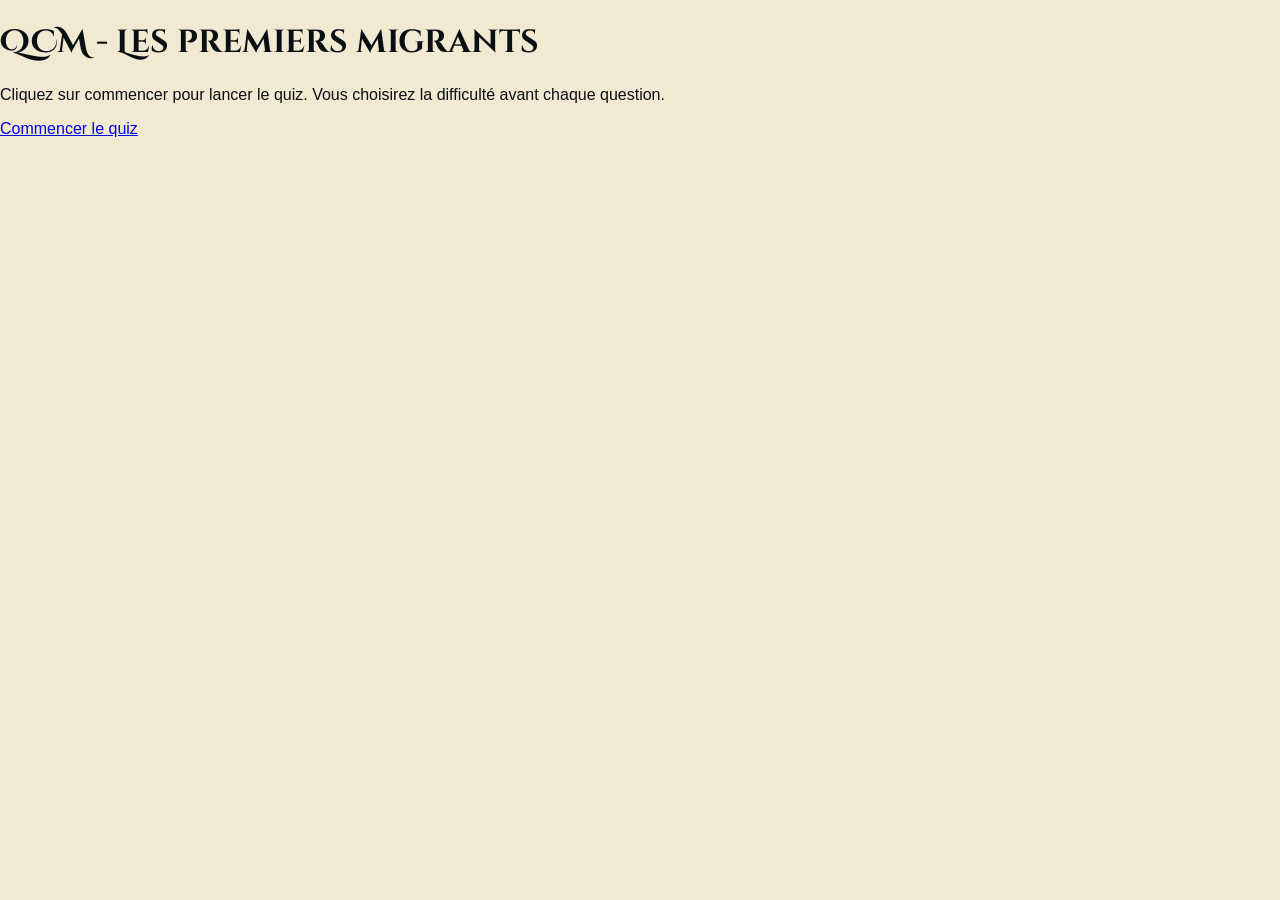
<file: quiz/index.html>
<!DOCTYPE html>
<html lang="fr">
    <head>
        <meta charset="utf-8" />
        <meta name="viewport" content="width=device-width,initial-scale=1" />
        <title>QCM - Les premiers migrants</title>
        <link rel="stylesheet" href="../assets/bases.css" />
        <link rel="stylesheet" href="css/quiz.css" />
    </head>
    <body id="page-index">
        <main class="quiz-wrap">
            <h1>QCM - Les premiers migrants</h1>
            <p>Cliquez sur commencer pour lancer le quiz. Vous choisirez la difficulté avant chaque question.</p>
            <div class="start-wrap">
                <a class="btn start-btn" href="play.html">Commencer le quiz</a>
            </div>
        </main>
        <script src="js/quiz.js" defer></script>
    </body>
</html>
</file>
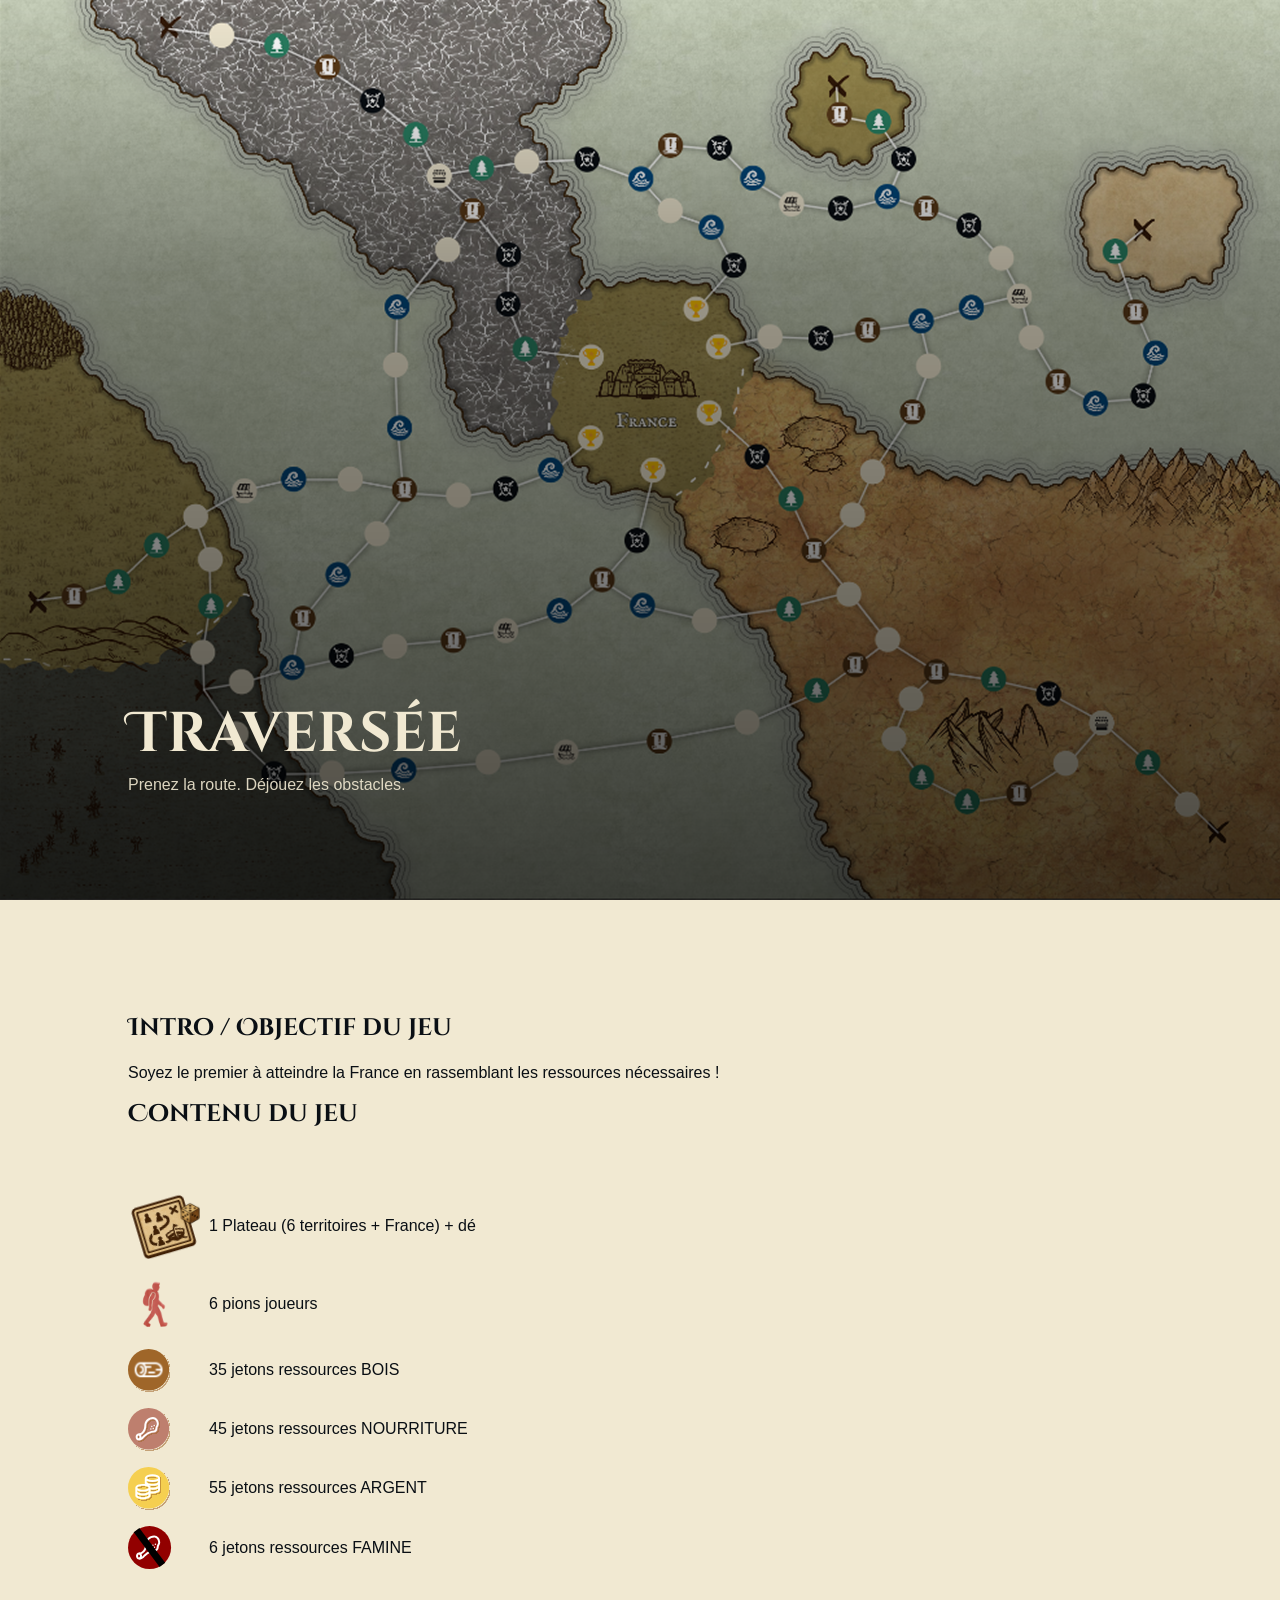
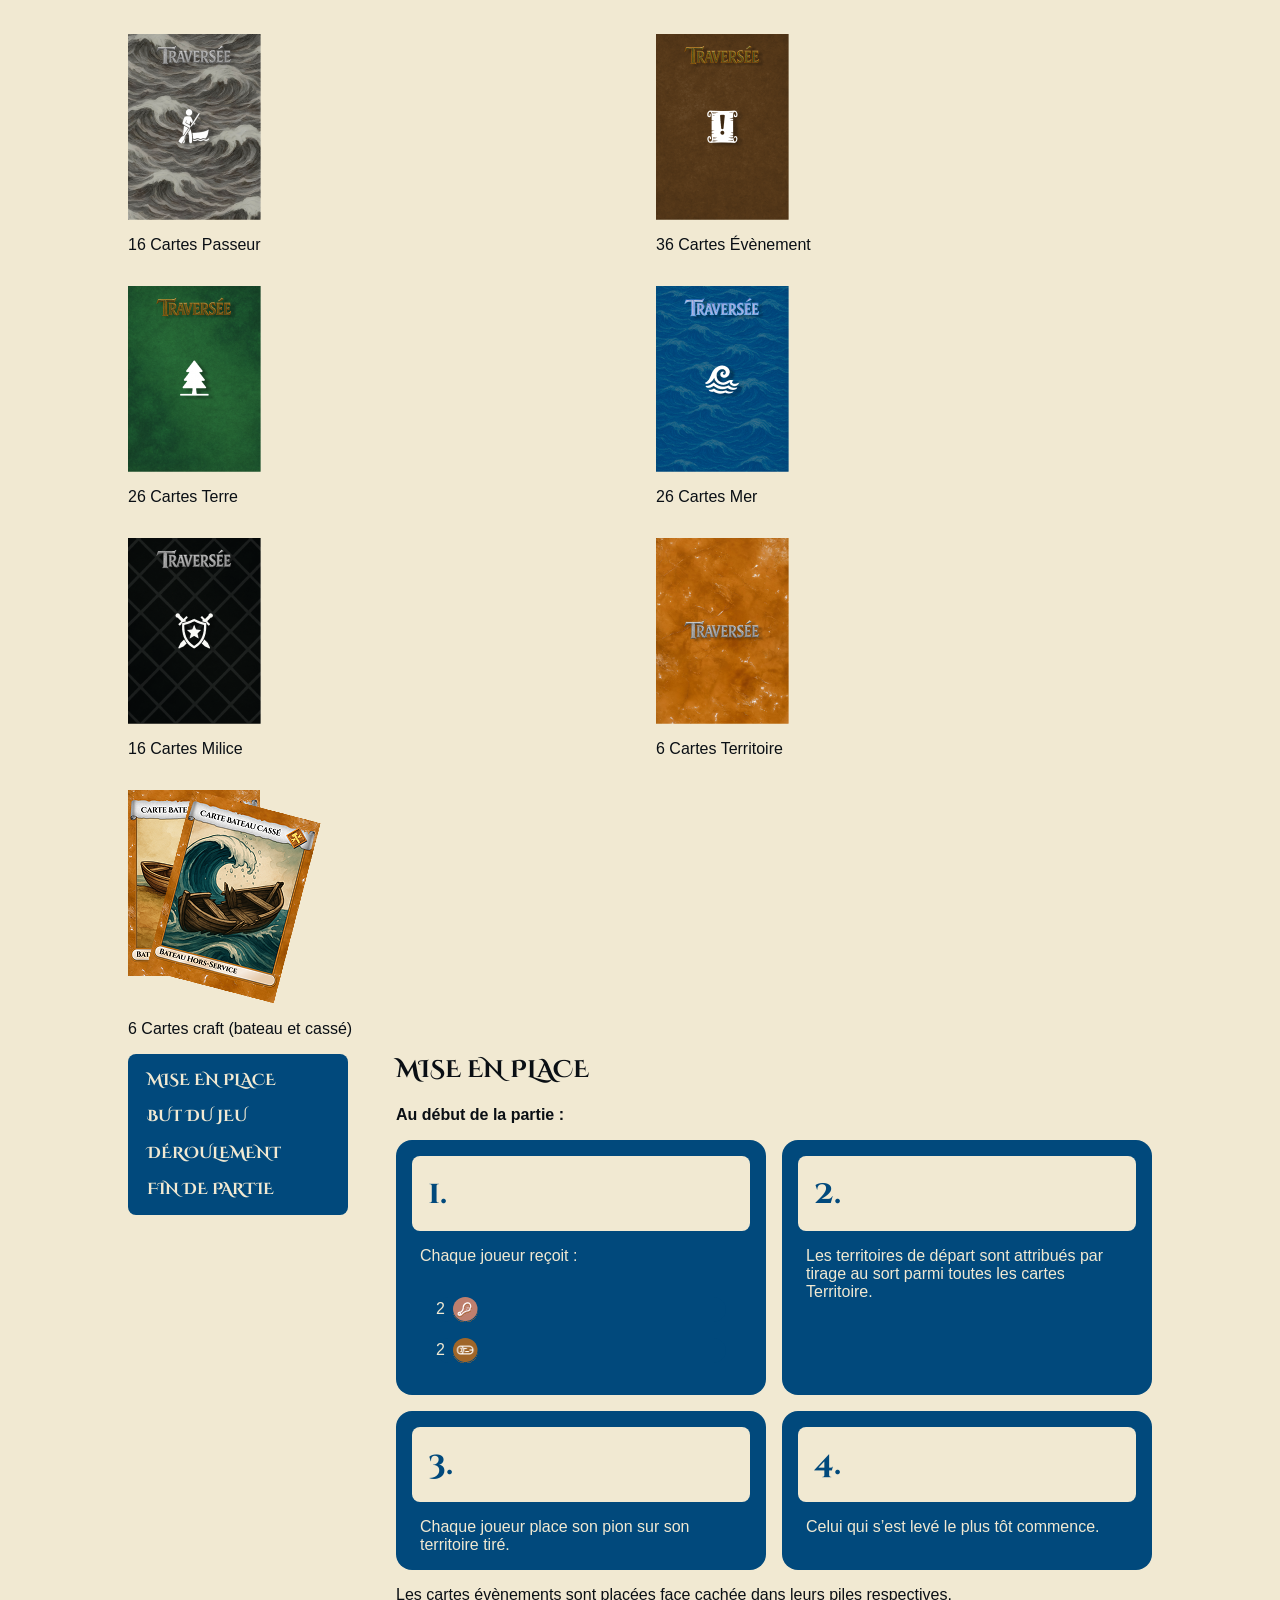
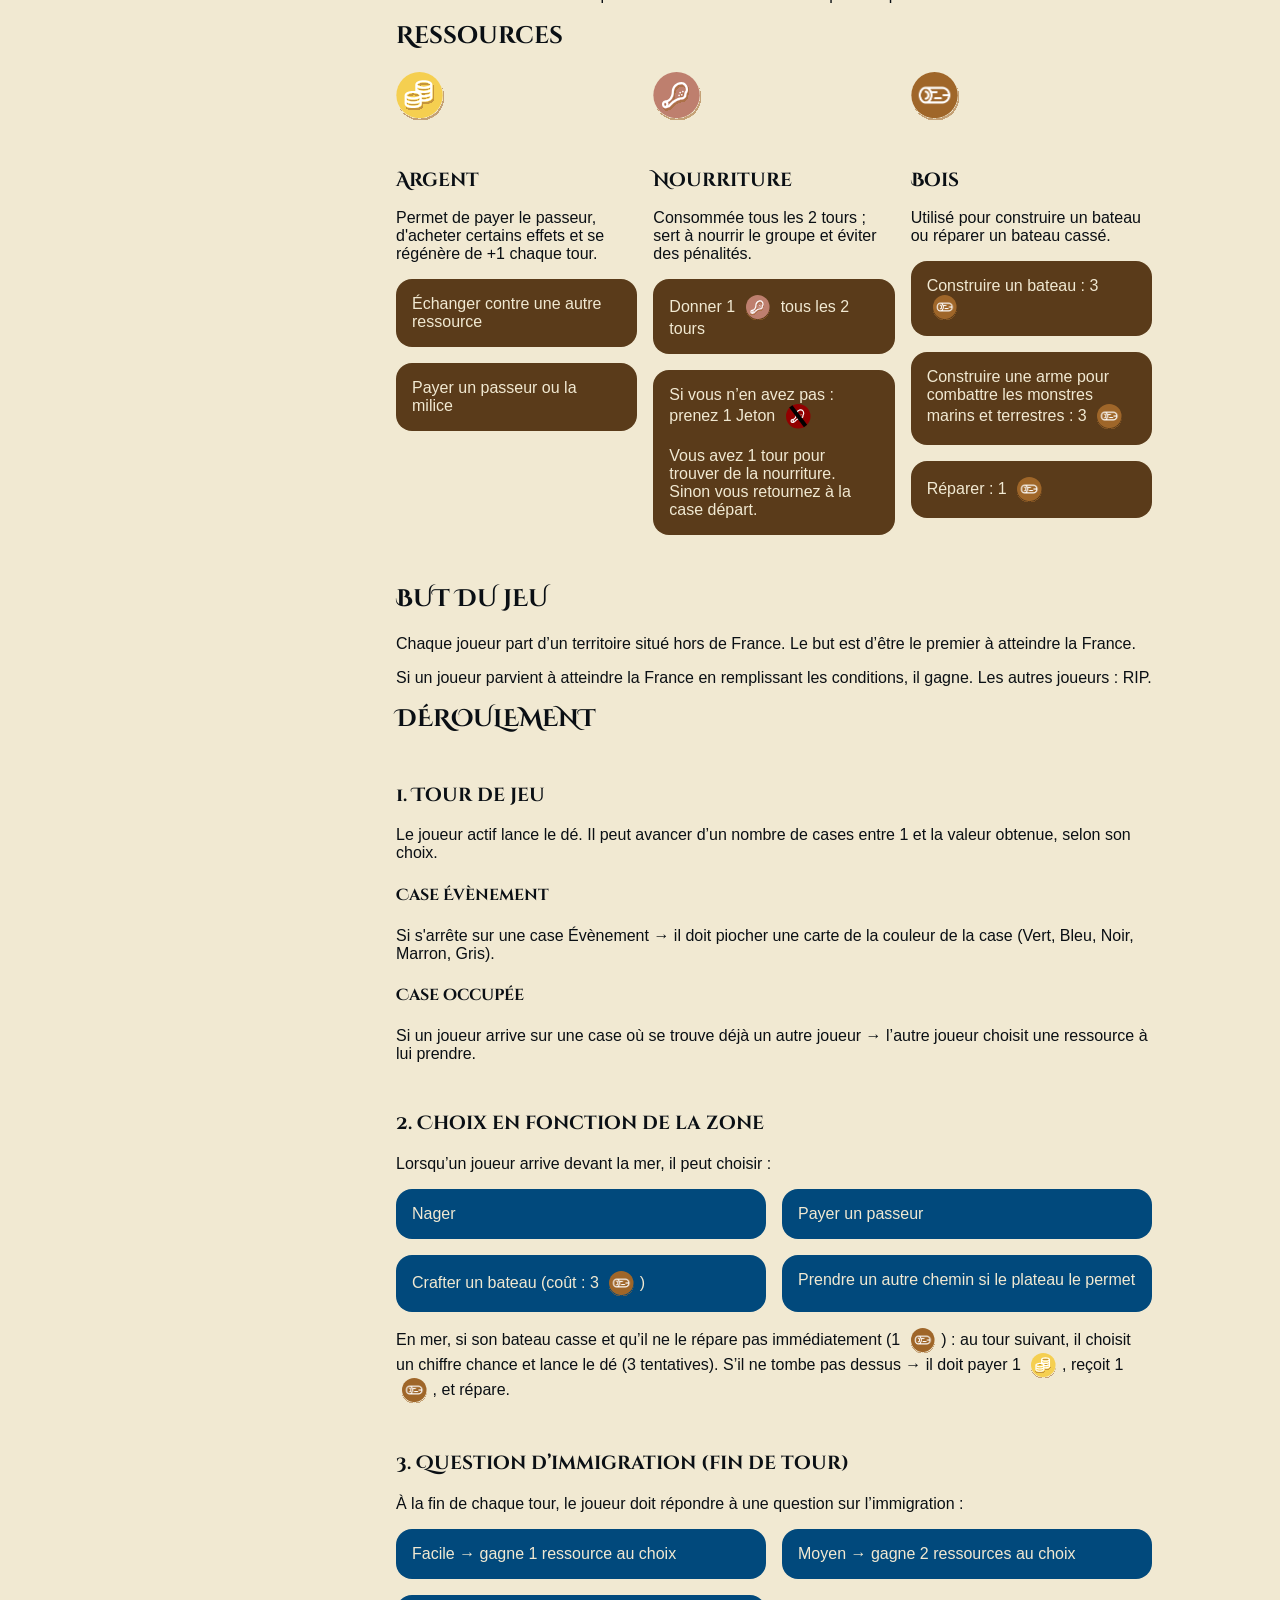
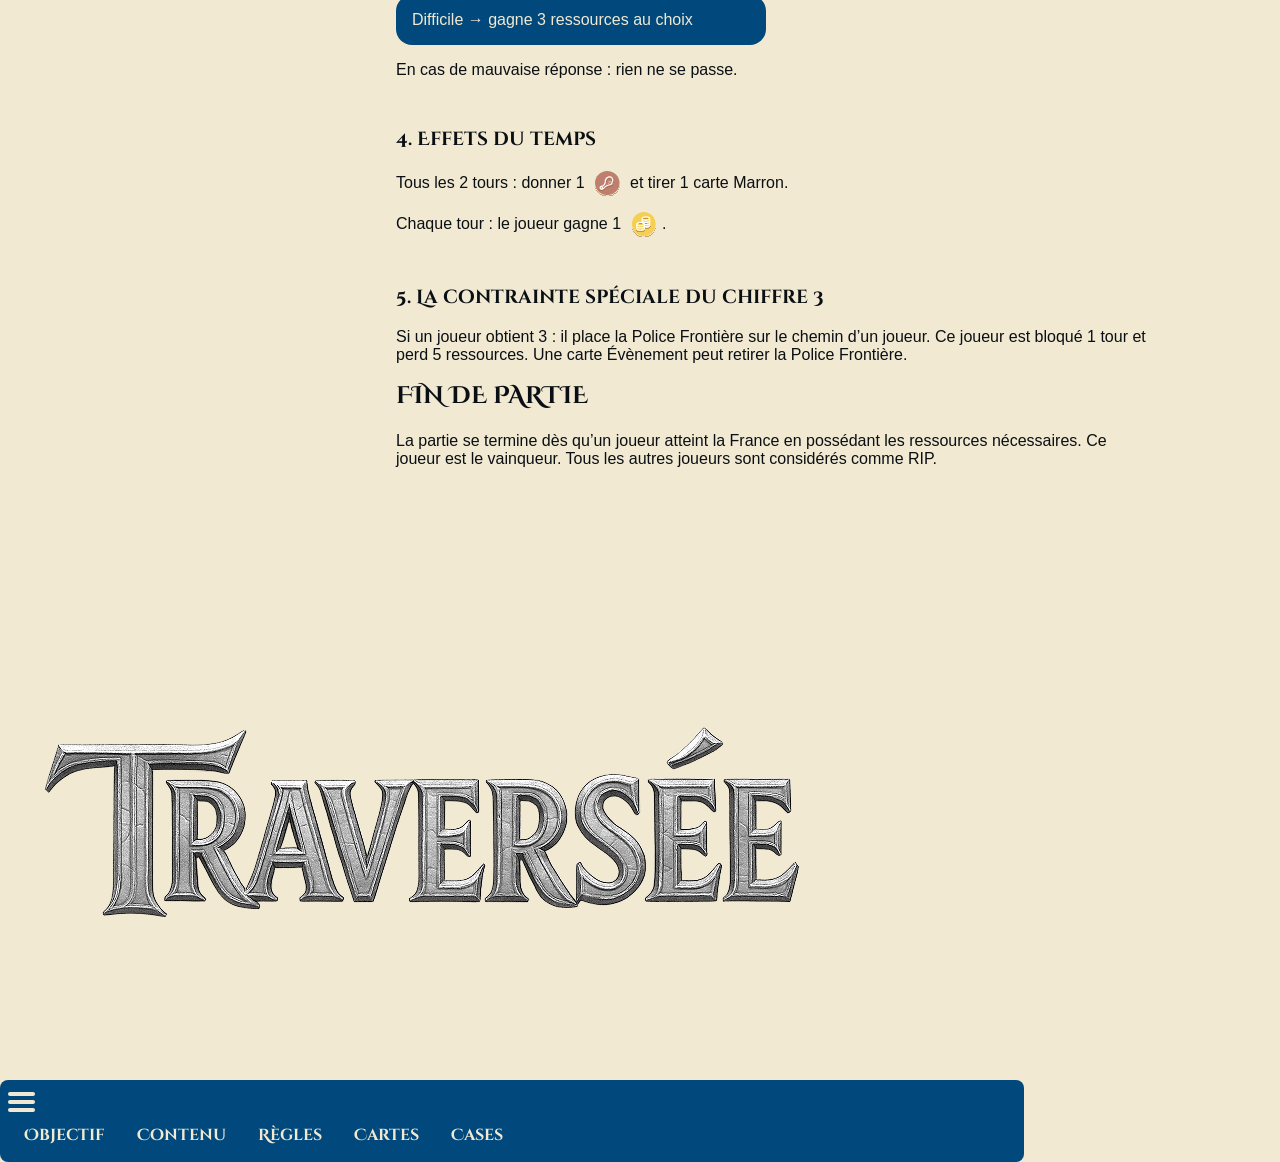
<file: rules/index.html>
<!DOCTYPE html>
<html lang="fr">
    <head>
        <meta charset="utf-8" />
        <meta name="viewport" content="width=device-width,initial-scale=1" />
        <title>Traversée - Règles</title>
        <link rel="stylesheet" href="../assets/bases.css" />
        <link rel="stylesheet" href="../rules/css/styles.css" />
    </head>
    <body>
        <header class="site-header">
            <div class="container-img">
                <img src="../assets/img/map.png" alt="Carte du plateau - France à travers les époques" />
            </div>
            <div class="container-text-header">
                <h1>Traversée</h1>
                <p class="lead">Prenez la route. Déjouez les obstacles.</p>
            </div>
        </header>

        <main class="container">
            <article class="rules" id="regles">
                <section id="objectif">
                    <h2>Intro / Objectif du jeu</h2>
                    <p class="lead">Soyez le premier à atteindre la France en rassemblant les ressources nécessaires !</p>
                </section>

                <section id="contenu">
                    <h2>Contenu du jeu</h2>
                    <div class="container-list">
                        <ul>
                            <li>
                                <img src="../assets/img/icon-plateau.svg" alt="icon plateau" height="65" /><span
                                    >1 Plateau (6 territoires + France) + dé</span
                                >
                            </li>
                            <li><img src="../assets/img/icon-pion.svg" alt="icon pion" /><span>6 pions joueurs</span></li>
                            <li><img src="../assets/img/bois.svg" alt="icon bois" height="43" /><span>35 jetons ressources BOIS</span></li>
                            <li>
                                <img src="../assets/img/nourriture.svg" alt="icon nourriture" height="43" /><span
                                    >45 jetons ressources NOURRITURE</span
                                >
                            </li>
                            <li><img src="../assets/img/argent.svg" alt="icon argent" height="43" /><span>55 jetons ressources ARGENT</span></li>
                            <li><img src="../assets/img/famine.svg" alt="icon famine" /><span>6 jetons ressources FAMINE</span></li>
                        </ul>
                        <ul class="carte-list">
                            <li><img src="../assets/img/icon-carte-passeur.png" alt="icon carte passeur" /><span>16 Cartes Passeur</span></li>
                            <li><img src="../assets/img/icon-carte-event.png" alt="icon carte evenement" /><span>36 Cartes Évènement</span></li>
                            <li><img src="../assets/img/icon-carte-terre.png" alt="icon carte terre" /><span>26 Cartes Terre</span></li>
                            <li><img src="../assets/img/icon-carte-mer.png" alt="icon carte mer" /><span>26 Cartes Mer</span></li>
                            <li><img src="../assets/img/icon-carte-milice.png" alt="icon carte milice" /><span>16 Cartes Milice</span></li>
                            <li><img src="../assets/img/icon-carte-territoire.png" alt="icon carte territoire" /><span>6 Cartes Territoire</span></li>
                            <li>
                                <img src="../assets/img/icon-carte-craft.png" alt="icon carte craft" /><span>6 Cartes craft (bateau et cassé)</span>
                            </li>
                        </ul>
                    </div>
                </section>

                <section class="rules-layout">
                    <nav class="rules-nav" aria-label="Navigation règles">
                        <ul>
                            <li><a href="#mise-en-place">MISE EN PLACE</a></li>
                            <li><a href="#but-du-jeu">BUT DU JEU</a></li>
                            <li><a href="#deroulement">DÉROULEMENT</a></li>
                            <li><a href="#fin-de-partie">FIN DE PARTIE</a></li>
                        </ul>
                    </nav>

                    <div class="rules-content">
                        <section id="mise-en-place">
                            <h2>MISE EN PLACE</h2>
                            <p><strong>Au début de la partie :</strong></p>
                            <ul>
                                <li>
                                    <span class="numbers">1.</span>
                                    <span
                                        >Chaque joueur reçoit :
                                        <ul class="container-icon-list">
                                            <li>2 <img src="../assets/img/nourriture.svg" alt="icon nourriture" height="25" /></li>
                                            <li>2 <img src="../assets/img/bois.svg" alt="icon bois" height="25" /></li>
                                        </ul>
                                    </span>
                                </li>
                                <li>
                                    <span class="numbers">2.</span
                                    ><span>Les territoires de départ sont attribués par tirage au sort parmi toutes les cartes Territoire.</span>
                                </li>
                                <li><span class="numbers">3.</span><span>Chaque joueur place son pion sur son territoire tiré.</span></li>
                                <li><span class="numbers">4.</span><span>Celui qui s’est levé le plus tôt commence.</span></li>
                            </ul>
                            <p>Les cartes évènements sont placées face cachée dans leurs piles respectives.</p>
                        </section>

                        <section id="ressources">
                            <h2>Ressources</h2>
                            <div class="resources">
                                <div class="resource">
                                    <img src="../assets/img/argent.svg" alt="Icône argent" class="res-icon" />
                                    <h3>Argent</h3>
                                    <p>Permet de payer le passeur, d'acheter certains effets et se régénère de +1 chaque tour.</p>
                                    <ul class="ressource-list">
                                        <li>Échanger contre une autre ressource</li>
                                        <li>Payer un passeur ou la milice</li>
                                    </ul>
                                </div>

                                <div class="resource">
                                    <img src="../assets/img/nourriture.svg" alt="Icône nourriture" class="res-icon" />
                                    <h3>Nourriture</h3>
                                    <p>Consommée tous les 2 tours ; sert à nourrir le groupe et éviter des pénalités.</p>
                                    <ul class="ressource-list">
                                        <li class="icon-img">
                                            Donner 1
                                            <img
                                                src="../assets/img/nourriture.svg"
                                                alt="icon nourriture"
                                                height="25"
                                                style="display: inline-block; vertical-align: middle; margin: 0 6px"
                                            />
                                            tous les 2 tours
                                        </li>
                                        <li class="icon-img">
                                            Si vous n’en avez pas : prenez 1 Jeton
                                            <img
                                                src="../assets/img/famine.svg"
                                                alt="icon famine"
                                                height="25"
                                                style="display: inline-block; vertical-align: middle; margin: 0 6px"
                                            />
                                            <br /><br />Vous avez 1 tour pour trouver de la nourriture. <br />Sinon vous retournez à la case départ.
                                        </li>
                                    </ul>
                                </div>

                                <div class="resource">
                                    <img src="../assets/img/bois.svg" alt="Icône bois" class="res-icon" />
                                    <h3>Bois</h3>
                                    <p>Utilisé pour construire un bateau ou réparer un bateau cassé.</p>
                                    <ul class="ressource-list">
                                        <li class="icon-img">
                                            Construire un bateau : 3
                                            <img
                                                src="../assets/img/bois.svg"
                                                alt="icon bois"
                                                height="25"
                                                style="display: inline-block; vertical-align: middle; margin: 0 6px"
                                            />
                                        </li>
                                        <li class="icon-img">
                                            Construire une arme pour combattre les monstres marins et terrestres : 3
                                            <img
                                                src="../assets/img/bois.svg"
                                                alt="icon bois"
                                                height="25"
                                                style="display: inline-block; vertical-align: middle; margin: 0 6px"
                                            />
                                        </li>
                                        <li class="icon-img">
                                            Réparer : 1
                                            <img
                                                src="../assets/img/bois.svg"
                                                alt="icon bois"
                                                height="25"
                                                style="display: inline-block; vertical-align: middle; margin: 0 6px"
                                            />
                                        </li>
                                    </ul>
                                </div>
                            </div>
                        </section>

                        <section id="but-du-jeu">
                            <h2>BUT DU JEU</h2>
                            <p>Chaque joueur part d’un territoire situé hors de France. Le but est d’être le premier à atteindre la France.</p>
                            <p>Si un joueur parvient à atteindre la France en remplissant les conditions, il gagne. Les autres joueurs : RIP.</p>
                        </section>

                        <section id="deroulement">
                            <h2>DÉROULEMENT</h2>
                            <h3>1. Tour de jeu</h3>
                            <p>Le joueur actif lance le dé. Il peut avancer d’un nombre de cases entre 1 et la valeur obtenue, selon son choix.</p>

                            <h4>Case Évènement</h4>
                            <p>
                                Si s'arrête sur une case Évènement → il doit piocher une carte de la couleur de la case (Vert, Bleu, Noir, Marron,
                                Gris).
                            </p>

                            <h4>Case occupée</h4>
                            <p>
                                Si un joueur arrive sur une case où se trouve déjà un autre joueur → l’autre joueur choisit une ressource à lui
                                prendre.
                            </p>

                            <h3>2. Choix en fonction de la zone</h3>
                            <p>Lorsqu’un joueur arrive devant la mer, il peut choisir&nbsp;:</p>
                            <ul>
                                <li>Nager</li>
                                <li>Payer un passeur</li>
                                <li class="icon-img">
                                    Crafter un bateau (coût : 3
                                    <img
                                        src="../assets/img/bois.svg"
                                        alt="icon bois"
                                        height="25"
                                        style="display: inline-block; vertical-align: middle; margin: 0 6px"
                                    />)
                                </li>
                                <li>Prendre un autre chemin si le plateau le permet</li>
                            </ul>

                            <p class="img-icon">
                                En mer, si son bateau casse et qu’il ne le répare pas immédiatement (1
                                <img
                                    src="../assets/img/bois.svg"
                                    alt="icon bois"
                                    height="25"
                                    style="display: inline-block; vertical-align: middle; margin: 0 6px"
                                />) : au tour suivant, il choisit un chiffre chance et lance le dé (3 tentatives). S’il ne tombe pas dessus → il doit
                                payer 1
                                <img
                                    src="../assets/img/argent.svg"
                                    alt="icon argent"
                                    height="25"
                                    style="display: inline-block; vertical-align: middle; margin: 0 6px"
                                />, reçoit 1
                                <img
                                    src="../assets/img/bois.svg"
                                    alt="icon bois"
                                    height="25"
                                    style="display: inline-block; vertical-align: middle; margin: 0 6px"
                                />, et répare.
                            </p>

                            <h3>3. Question d’immigration (fin de tour)</h3>
                            <p>À la fin de chaque tour, le joueur doit répondre à une question sur l’immigration :</p>
                            <ul>
                                <li>Facile → gagne 1 ressource au choix</li>
                                <li>Moyen → gagne 2 ressources au choix</li>
                                <li>Difficile → gagne 3 ressources au choix</li>
                            </ul>
                            <p>En cas de mauvaise réponse : rien ne se passe.</p>

                            <h3>4. Effets du temps</h3>
                            <p class="img-icon">
                                Tous les 2 tours : donner 1
                                <img
                                    src="../assets/img/nourriture.svg"
                                    alt="icon nourriture"
                                    height="25"
                                    style="display: inline-block; vertical-align: middle; margin: 0 6px"
                                />
                                et tirer 1 carte Marron.
                            </p>
                            <p class="img-icon">
                                Chaque tour : le joueur gagne 1
                                <img
                                    src="../assets/img/argent.svg"
                                    alt="icon argent"
                                    height="25"
                                    style="display: inline-block; vertical-align: middle; margin: 0 6px"
                                />.
                            </p>

                            <h3>5. La contrainte spéciale du chiffre 3</h3>
                            <p>
                                Si un joueur obtient 3 : il place la Police Frontière sur le chemin d’un joueur. Ce joueur est bloqué 1 tour et perd 5
                                ressources. Une carte Évènement peut retirer la Police Frontière.
                            </p>
                        </section>

                        <section id="fin-de-partie">
                            <h2>FIN DE PARTIE</h2>
                            <p>
                                La partie se termine dès qu’un joueur atteint la France en possédant les ressources nécessaires. Ce joueur est le
                                vainqueur. Tous les autres joueurs sont considérés comme RIP.
                            </p>
                        </section>
                    </div>
                </section>
            </article>
        </main>

        <div class="logo-menu">
            <a href="/rules"><img src="../assets/img/logo.png" alt="Logo Traversée" class="logo" /></a>
            <nav class="floating-menu" aria-label="Navigation principale">
                <input id="menu-toggle" type="checkbox" aria-hidden="true" />
                <label for="menu-toggle" class="burger" aria-hidden="true">
                    <span></span>
                    <span></span>
                    <span></span>
                </label>
                <div class="menu-items">
                    <ul>
                        <li>
                            <label for="menu-toggle"><a href="#objectif">Objectif</a></label>
                        </li>
                        <li>
                            <label for="menu-toggle"><a href="#contenu">Contenu</a></label>
                        </li>
                        <li>
                            <label for="menu-toggle"><a href="#regles">Règles</a></label>
                        </li>
                        <li>
                            <label for="menu-toggle"><a href="cards.html">Cartes</a></label>
                        </li>
                        <li>
                            <label for="menu-toggle"><a href="cases.html">Cases</a></label>
                        </li>
                    </ul>
                </div>
                <label for="menu-toggle" class="menu-overlay" aria-hidden="true"></label>
            </nav>
        </div>
    </body>
</html>
<script src="menu.js"></script>
</file>
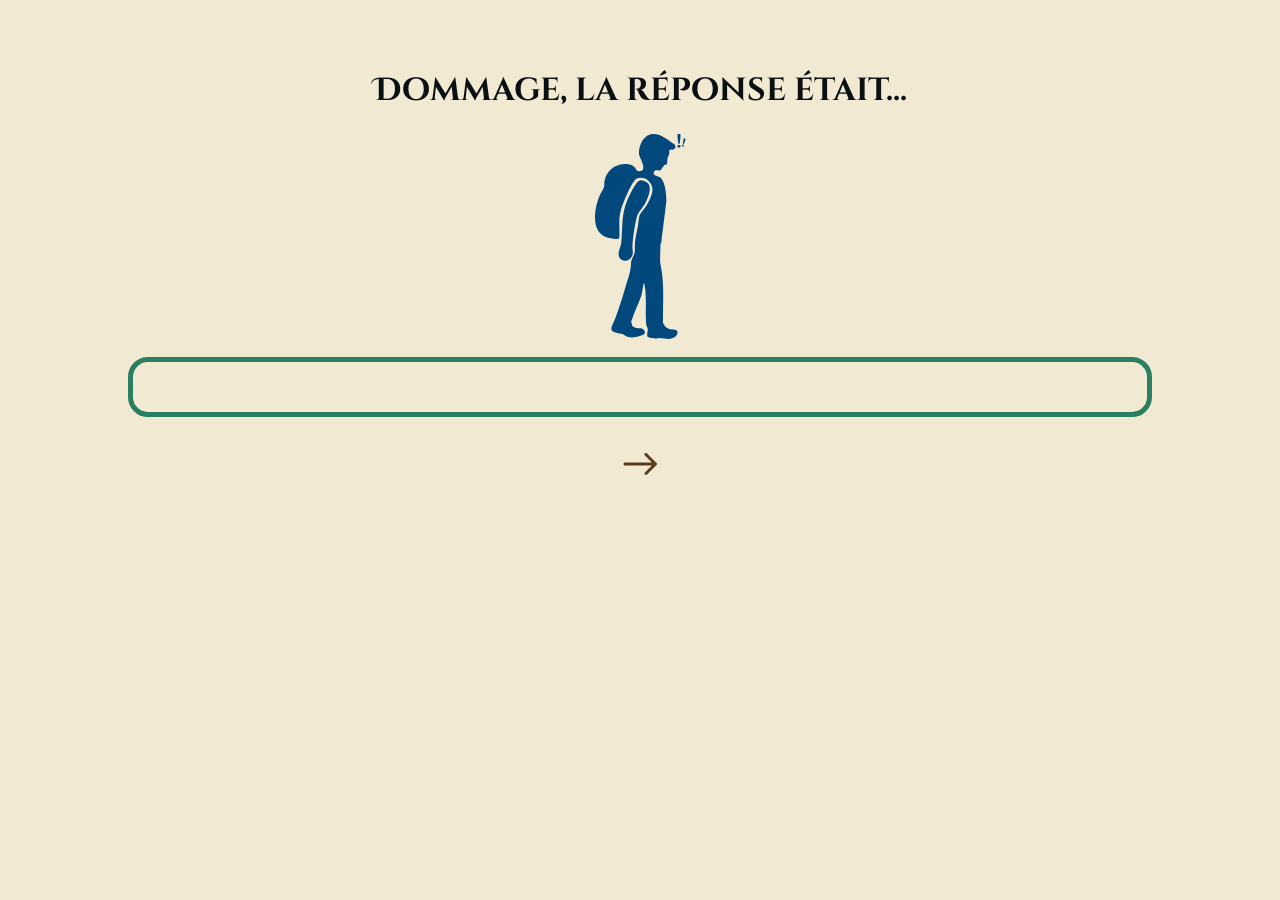
<file: quiz/fail.html>
<!DOCTYPE html>
<html lang="fr">
    <head>
        <meta charset="utf-8" />
        <meta name="viewport" content="width=device-width,initial-scale=1" />
        <title>QCM - Mauvaise réponse</title>
        <link rel="stylesheet" href="../assets/bases.css" />
        <link rel="stylesheet" href="css/quiz.css" />
    </head>
    <body id="page-fail">
        <main class="quiz-wrap container" style="padding: 3rem 0; text-align: center">
            <h1>Dommage, la réponse était...</h1>
            <div class="result-row" style="margin-top: 1rem">
                <img src="../assets/img/fail-img.svg" alt="Échec" />
                <h2 id="correct-answer"></h2>
            </div>
            <div style="margin-top: 2rem">
                <a id="next-link" href="play.html" class="btn"><img src="../assets/img/continuer.svg" alt="Continuer" height="30" /></a>
            </div>
            <script>
                (function () {
                    function param(name) {
                        var m = new RegExp("[?&]" + name + "=([^&]*)").exec(window.location.search);
                        return m ? decodeURIComponent(m[1].replace(/\+/g, " ")) : "";
                    }
                    var correct = param("correct") || "";
                    var qid = param("id") || "";
                    if (!correct) {
                        try {
                            correct = sessionStorage.getItem("lastCorrect") || "";
                        } catch (e) {
                            correct = correct || "";
                        }
                    }
                    var h = document.getElementById("correct-answer");
                    if (h) {
                        if (correct) {
                            h.textContent = correct;
                            return;
                        }
                        if (qid) {
                            fetch("./data/questions.json")
                                .then(function (r) {
                                    return r.json();
                                })
                                .then(function (data) {
                                    var q = (data.questions || []).find(function (x) {
                                        return String(x.id) === String(qid);
                                    });
                                    if (q) {
                                        var text = q.qtype === "text" ? q.answer_text || "" : (q.choices && q.choices[q.answer]) || "";
                                        h.textContent = text;
                                    }
                                })
                                .catch(function () {});
                        }
                    }
                })();
            </script>
        </main>
    </body>
</html>
</file>
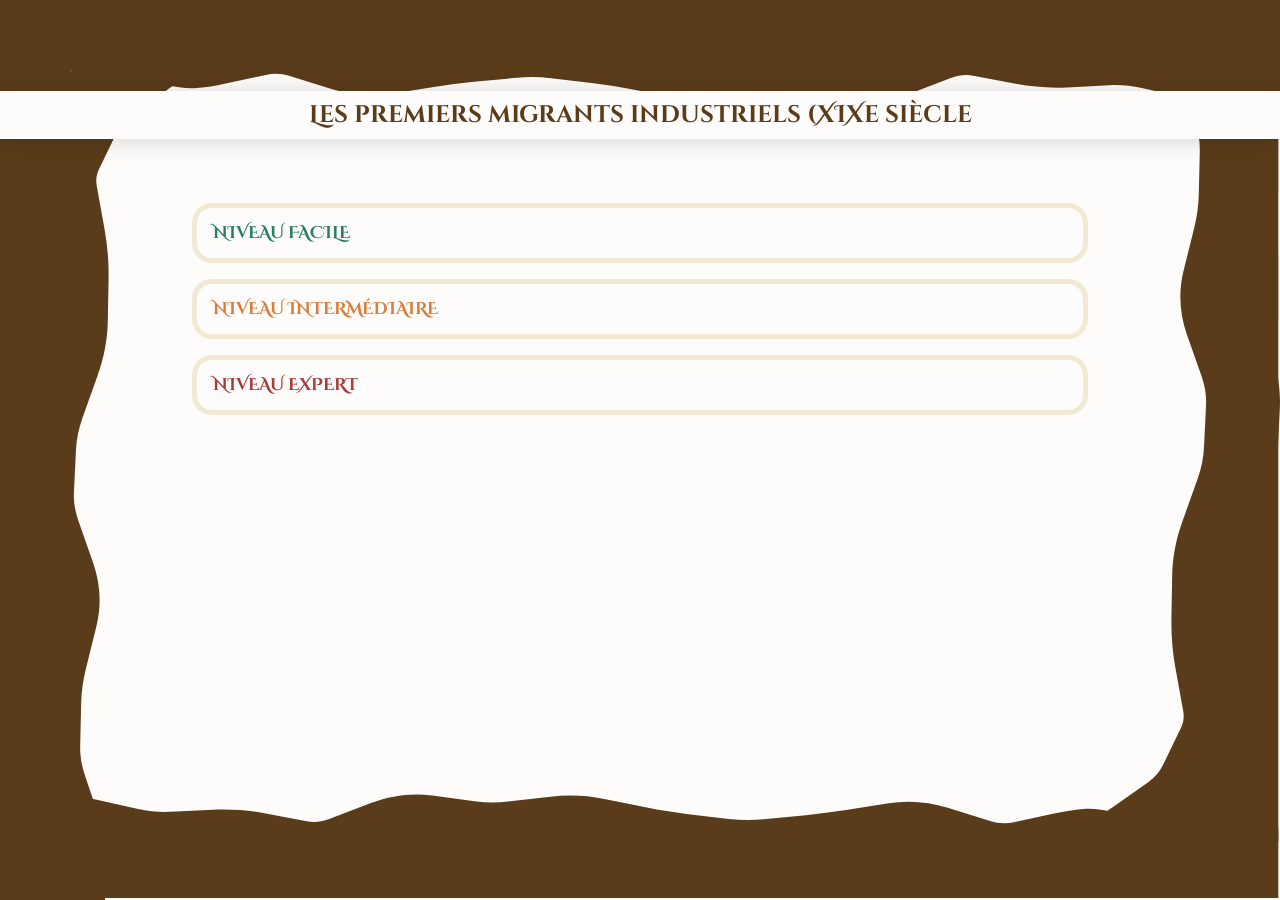
<file: quiz/play.html>
<!DOCTYPE html>
<html lang="fr">
    <head>
        <meta charset="utf-8" />
        <meta name="viewport" content="width=device-width,initial-scale=1" />
        <title>QCM - Jeu</title>
        <link rel="stylesheet" href="../assets/bases.css" />
        <link rel="stylesheet" href="css/quiz.css" />
    </head>
    <body id="page-play">
        <main class="quiz-wrap">
            <header class="quiz-header container">
                <button id="back"><img src="../assets/img/retour.svg" alt="Retour" height="30" /></button>
                <h1 id="quiz-title"></h1>
            </header>

            <section id="level-chooser" class="level-chooser">
                <div class="header-question">
                    <h2 class="container"></h2>
                </div>
                <div class="levels container">
                    <button data-level="1" class="level-btn h2 level-facile">Niveau Facile</button>
                    <button data-level="2" class="level-btn h2 level-intermediaire">Niveau Intermédiaire</button>
                    <button data-level="3" class="level-btn h2 level-expert">Niveau Expert</button>
                </div>
            </section>
            <section id="question-area" style="display: none">
                <h2 id="question-text"></h2>
                <div class="choices-container">
                    <div id="choices" class="choices container"></div>
                </div>
                <div id="text-answer" class="text-answer container" style="display: none">
                    <input id="text-input" type="text" placeholder="Votre réponse" />
                    <button id="text-submit">Valider</button>
                </div>
            </section>
        </main>

        <script src="js/quiz.js" defer></script>
    </body>
</html>
</file>
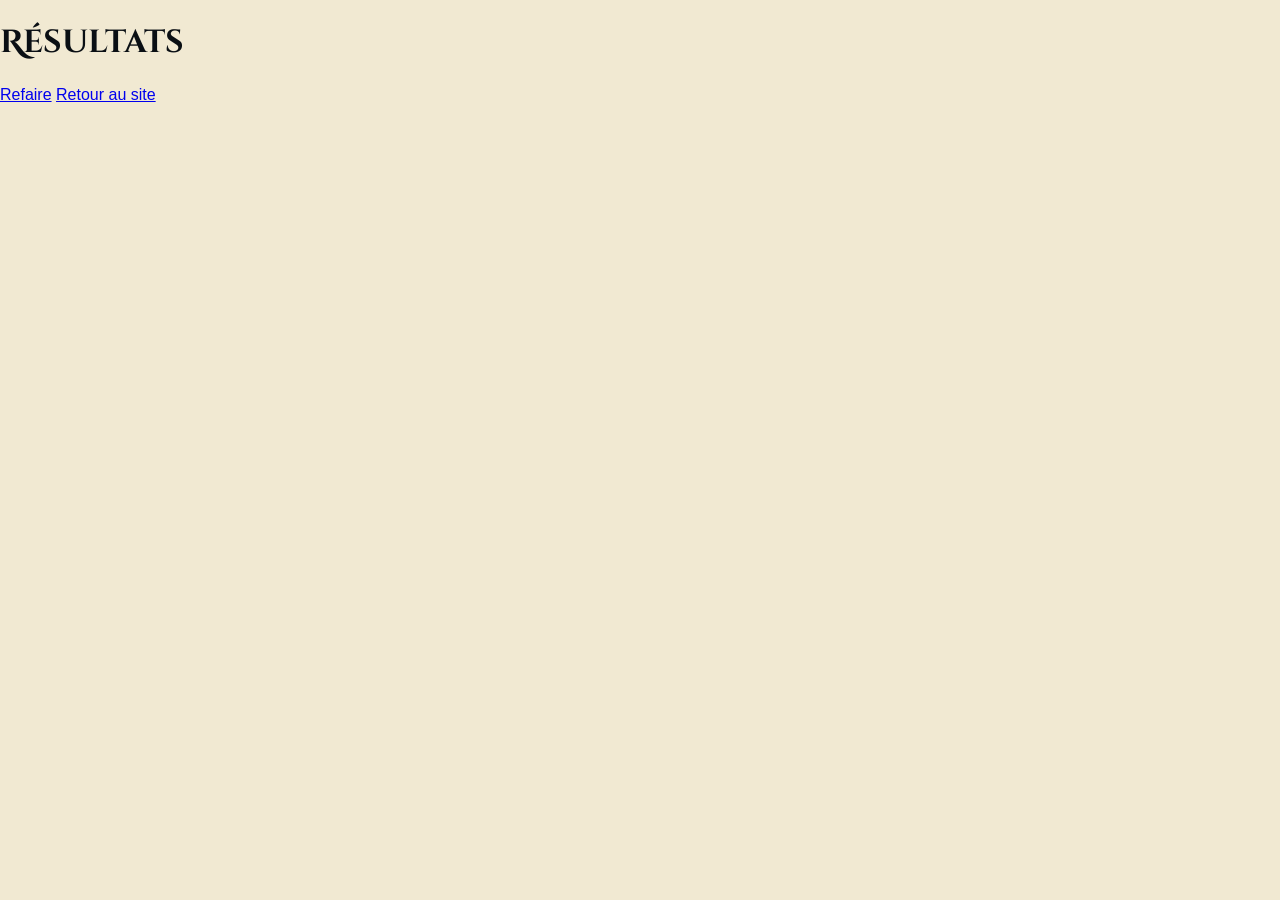
<file: quiz/results.html>
<!DOCTYPE html>
<html lang="fr">
    <head>
        <meta charset="utf-8" />
        <meta name="viewport" content="width=device-width,initial-scale=1" />
        <title>QCM - Résultats</title>
        <link rel="stylesheet" href="../assets/bases.css" />
        <link rel="stylesheet" href="css/quiz.css" />
    </head>
    <body id="page-results">
        <main class="quiz-wrap">
            <h1>Résultats</h1>
            <div class="results-actions">
                <a href="index.html" class="btn">Refaire</a>
                <a href="/" class="btn">Retour au site</a>
            </div>
        </main>
        <script src="js/quiz.js" defer></script>
    </body>
</html>
</file>
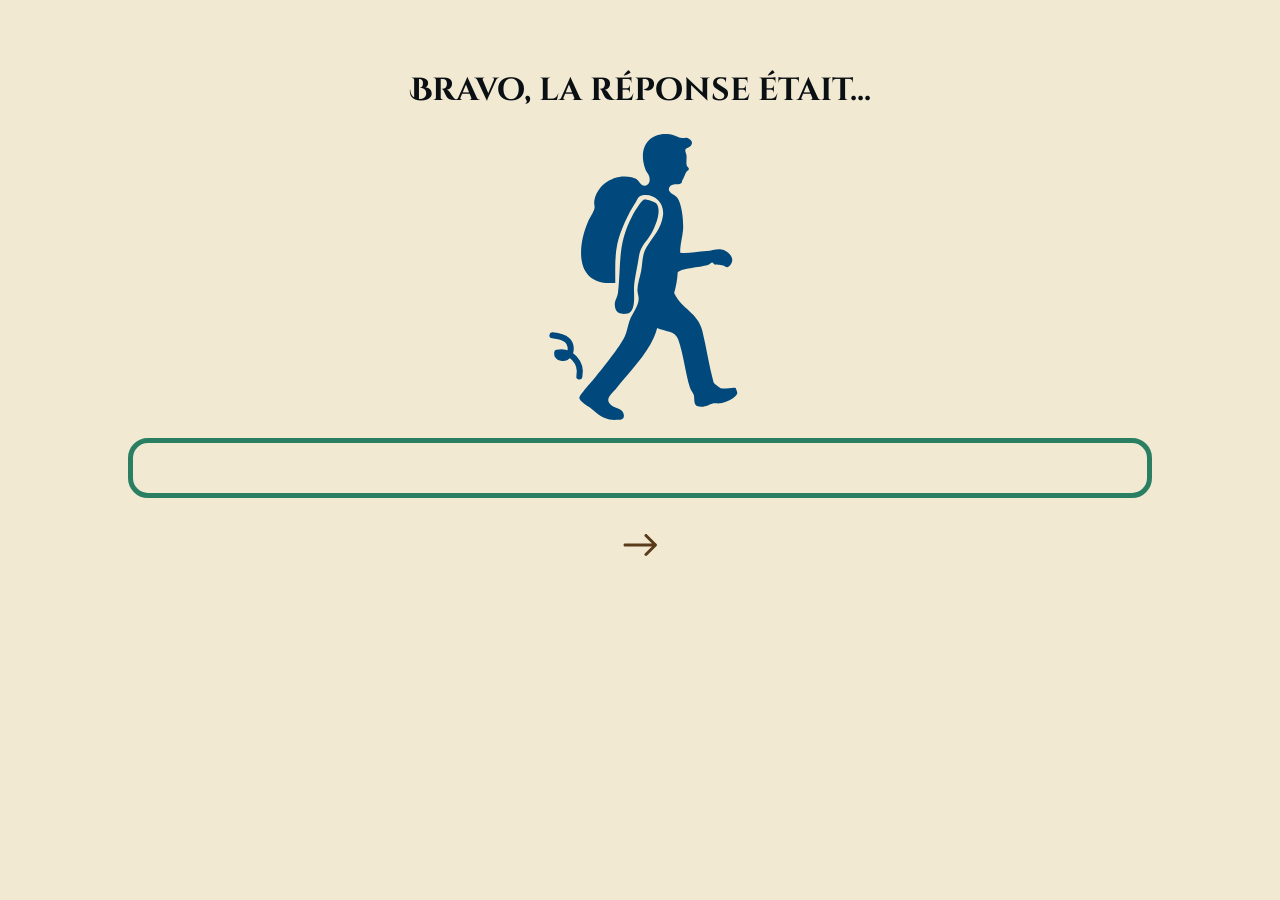
<file: quiz/success.html>
<!DOCTYPE html>
<html lang="fr">
    <head>
        <meta charset="utf-8" />
        <meta name="viewport" content="width=device-width,initial-scale=1" />
        <title>QCM - Bonne réponse</title>
        <link rel="stylesheet" href="../assets/bases.css" />
        <link rel="stylesheet" href="css/quiz.css" />
    </head>
    <body id="page-success">
        <main class="quiz-wrap container" style="padding: 3rem 0; text-align: center">
            <h1>Bravo, la réponse était...</h1>
            <div class="result-row" style="margin-top: 1rem">
                <img src="../assets/img/success-img.svg" alt="Succès" />
                <h2 id="correct-answer"></h2>
            </div>
            <div style="margin-top: 2rem">
                <a id="next-link" href="play.html" class="btn"><img src="../assets/img/continuer.svg" alt="Continuer" height="30" /></a>
            </div>
        </main>
        <script>
            (function () {
                function param(name) {
                    var m = new RegExp("[?&]" + name + "=([^&]*)").exec(window.location.search);
                    return m ? decodeURIComponent(m[1].replace(/\+/g, " ")) : "";
                }
                var correct = param("correct") || "";
                var qid = param("id") || "";
                if (!correct) {
                    try {
                        correct = sessionStorage.getItem("lastCorrect") || "";
                    } catch (e) {
                        correct = correct || "";
                    }
                }
                var h = document.getElementById("correct-answer");
                if (h) {
                    if (correct) {
                        h.textContent = correct;
                        return;
                    }
                    if (qid) {
                        fetch("./data/questions.json")
                            .then(function (r) {
                                return r.json();
                            })
                            .then(function (data) {
                                var q = (data.questions || []).find(function (x) {
                                    return String(x.id) === String(qid);
                                });
                                if (q) {
                                    var text = q.qtype === "text" ? q.answer_text || "" : (q.choices && q.choices[q.answer]) || "";
                                    h.textContent = text;
                                }
                            })
                            .catch(function () {});
                    }
                }
            })();
        </script>
    </body>
</html>
</file>
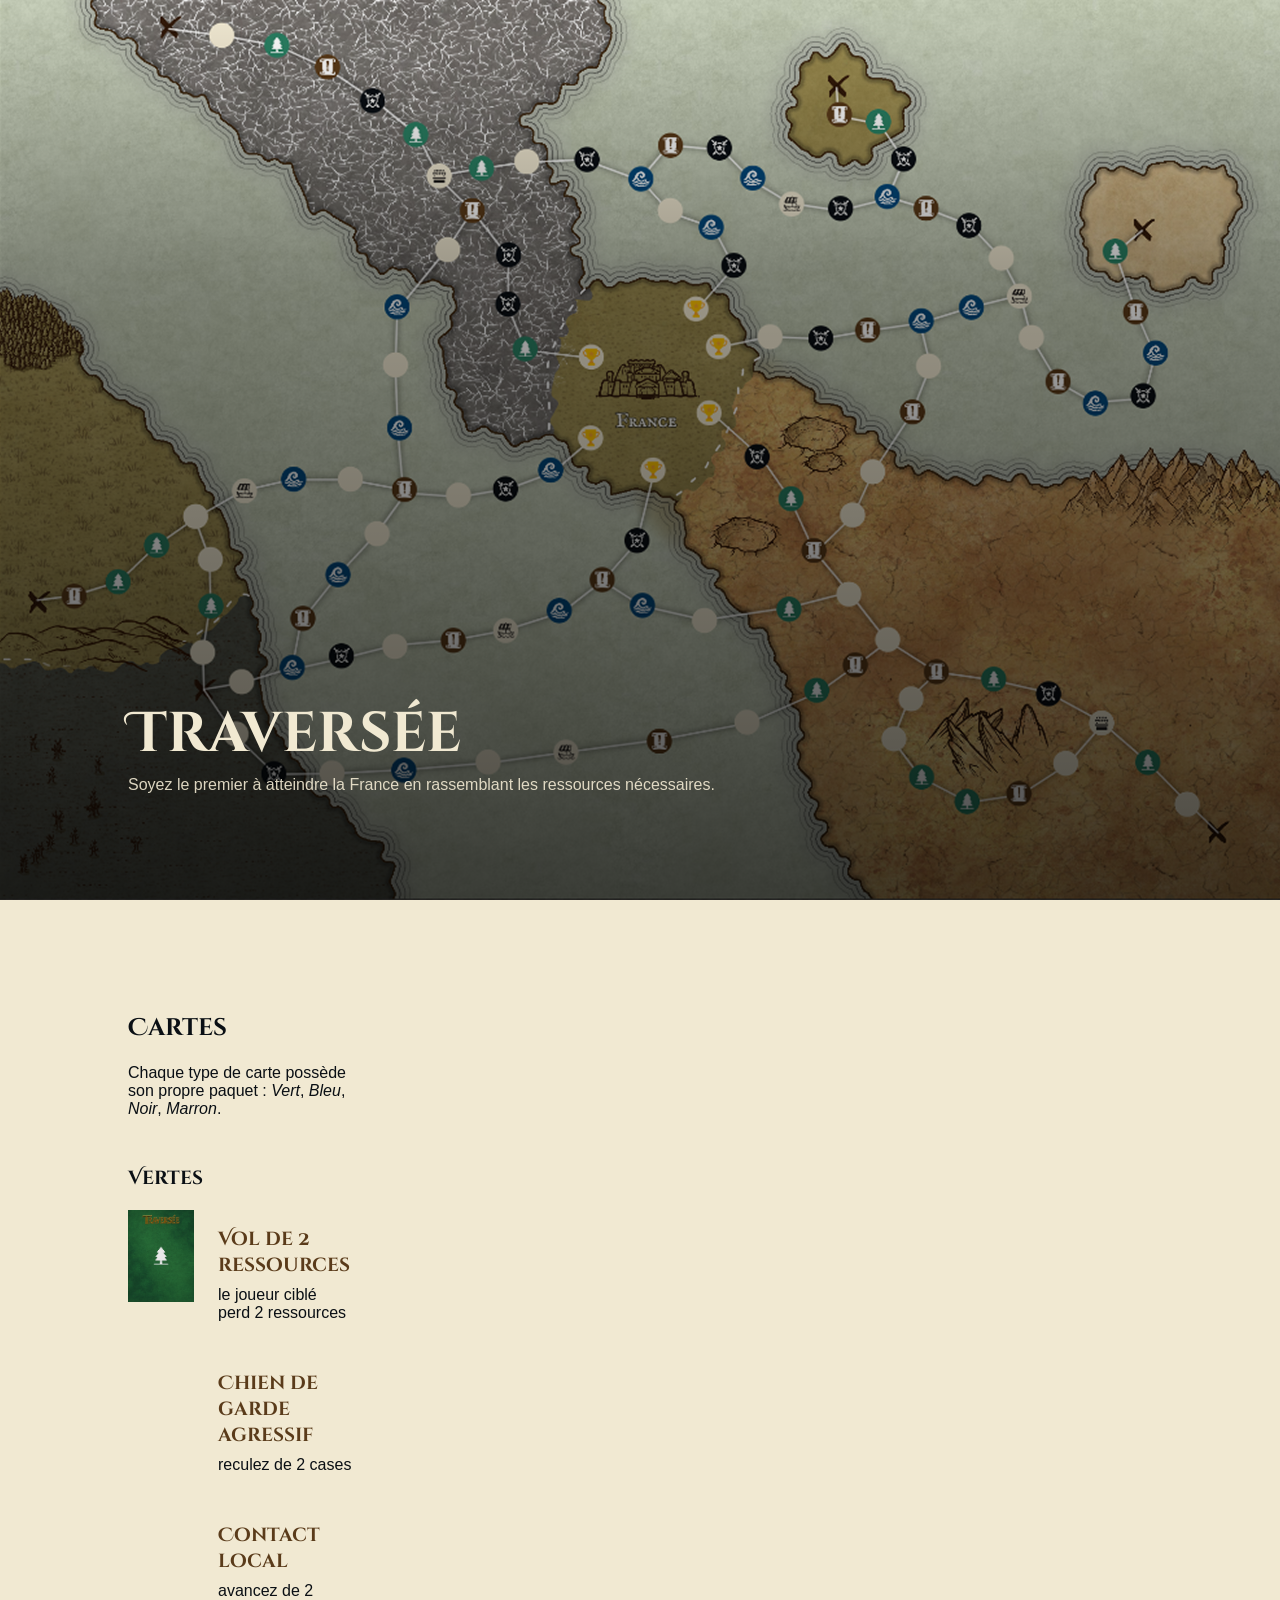
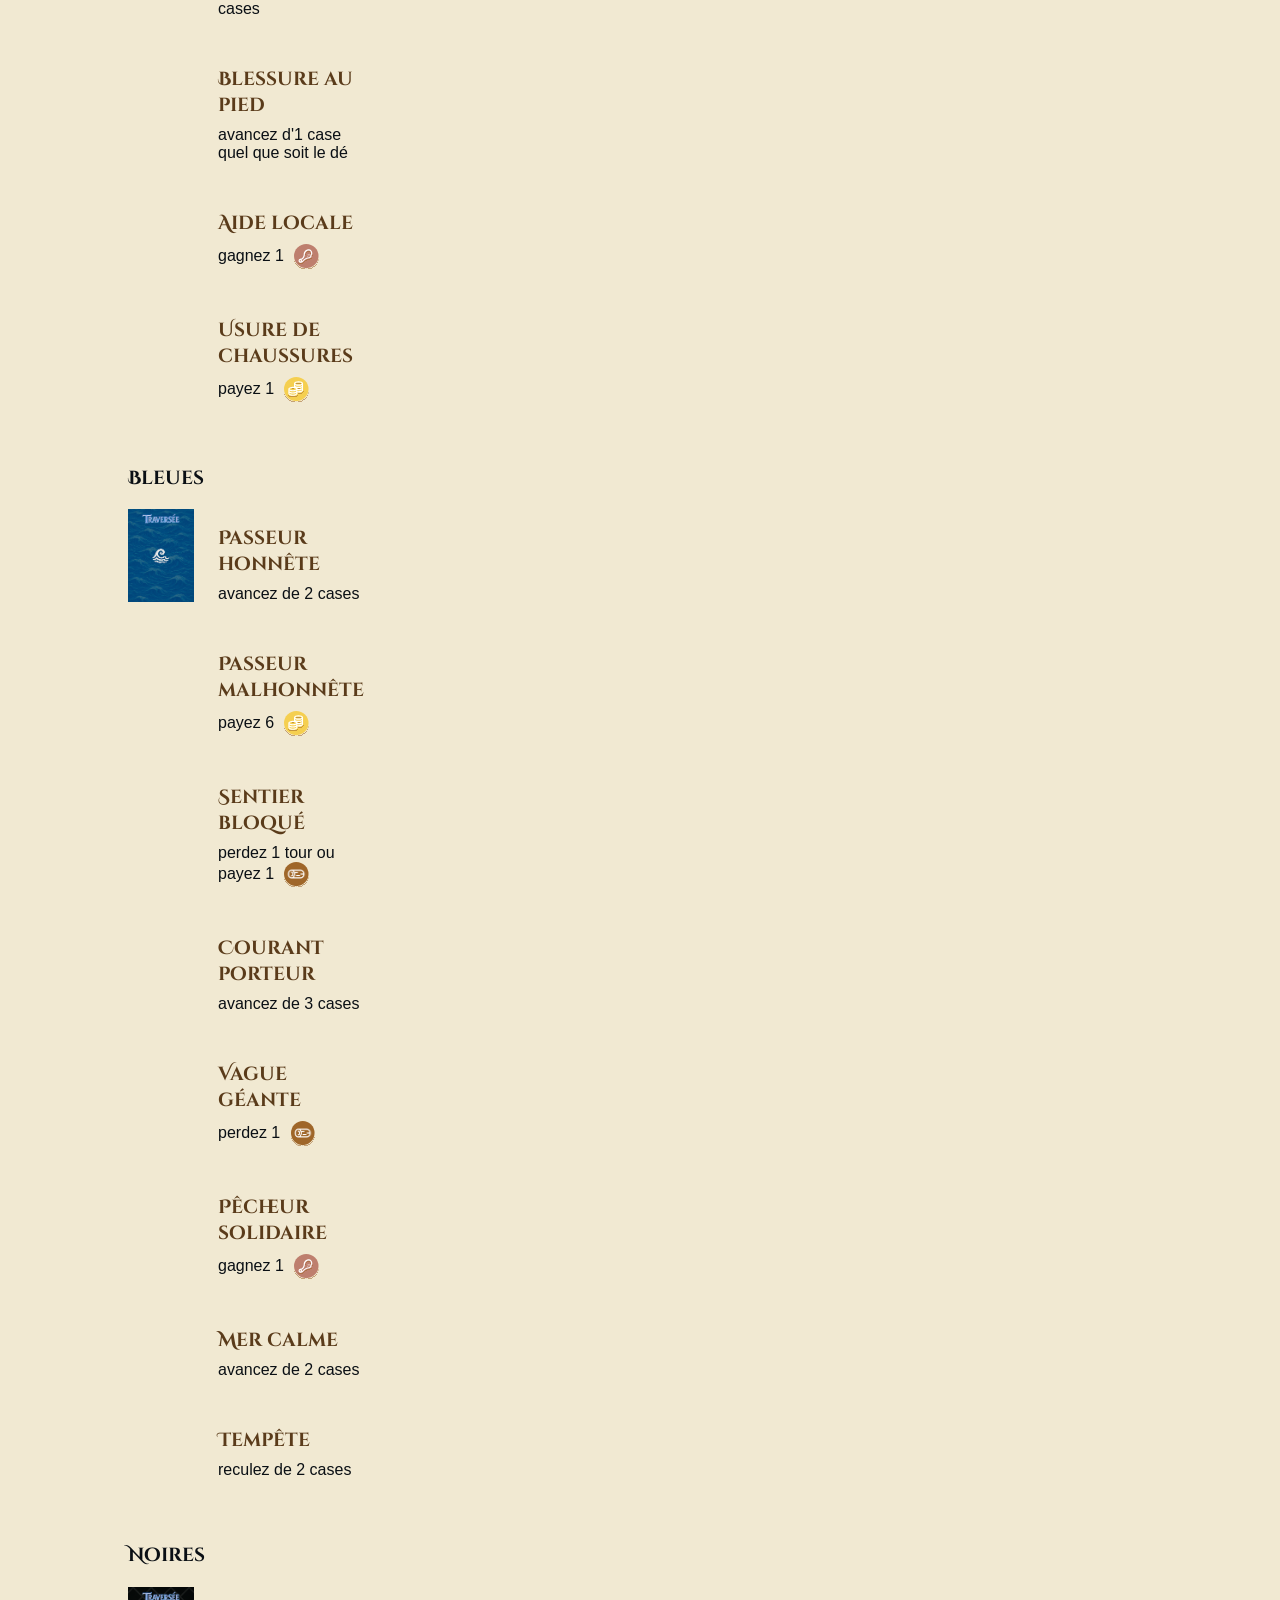
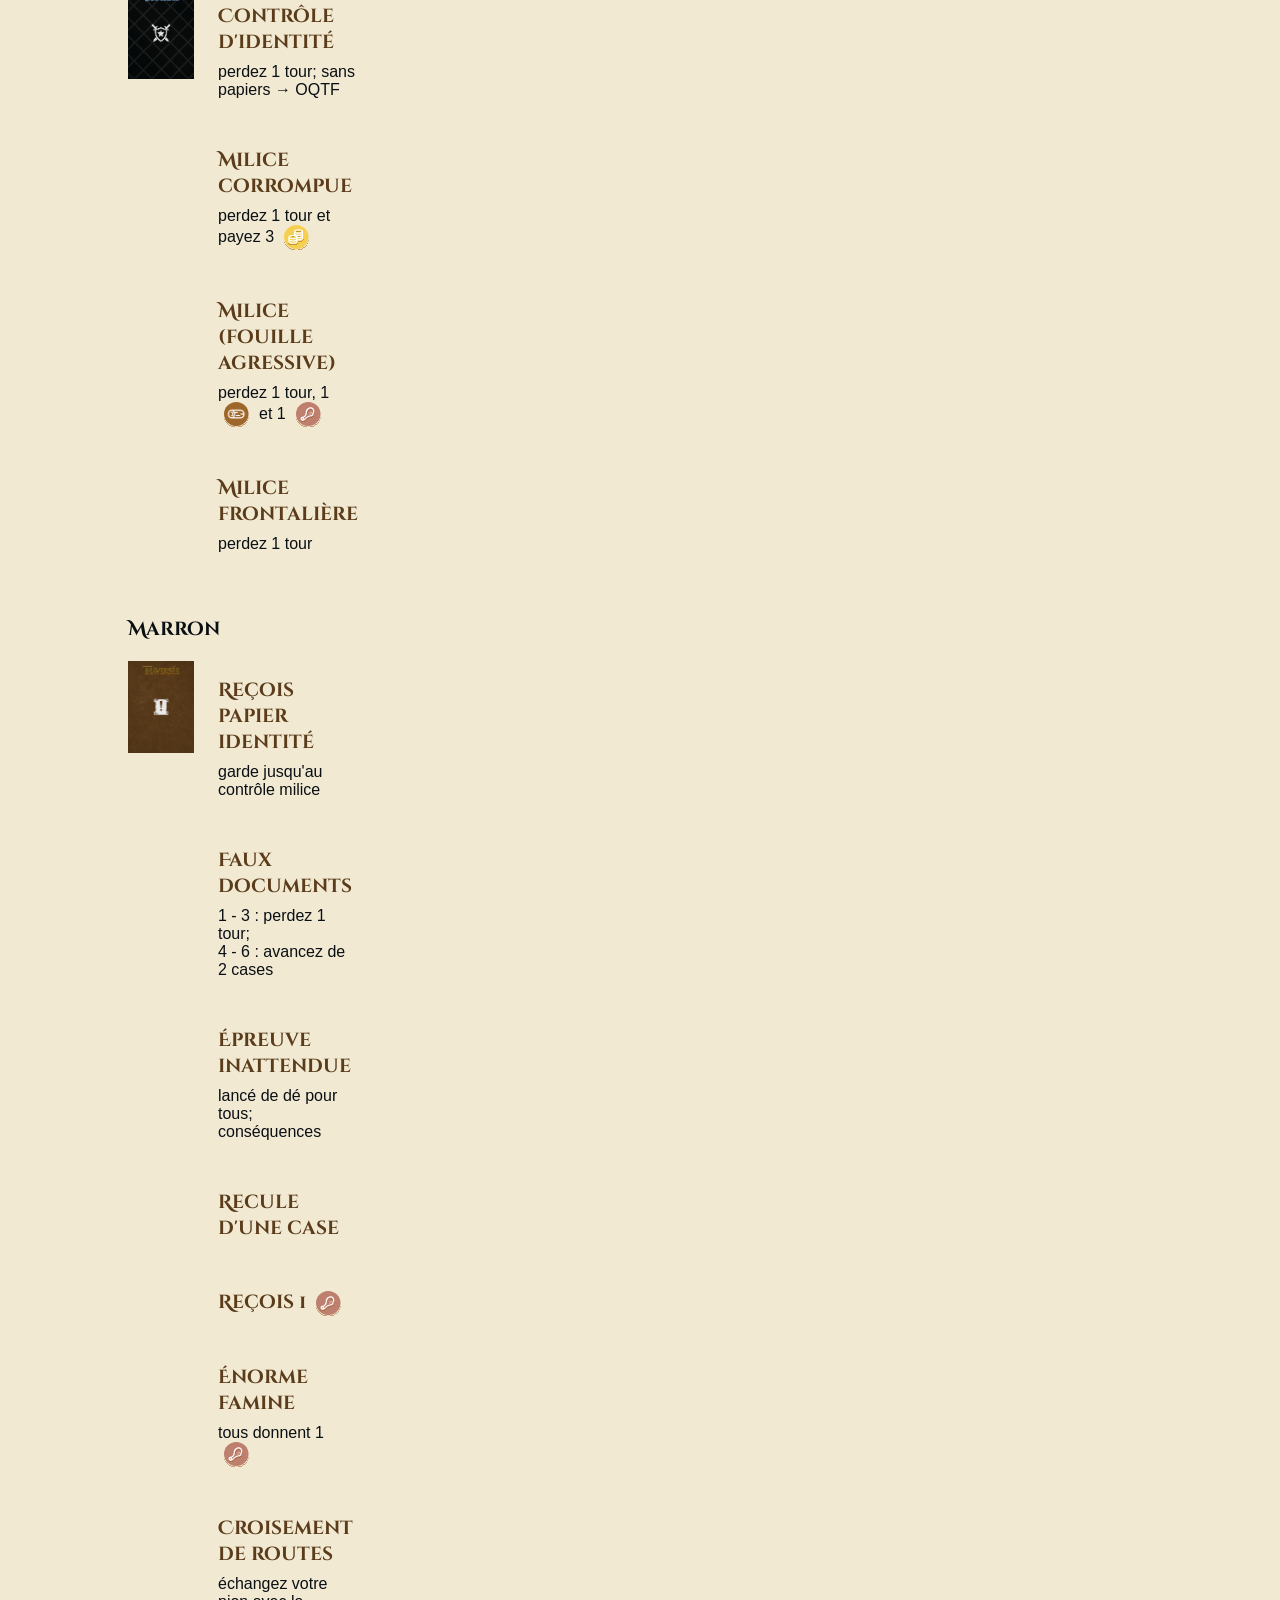
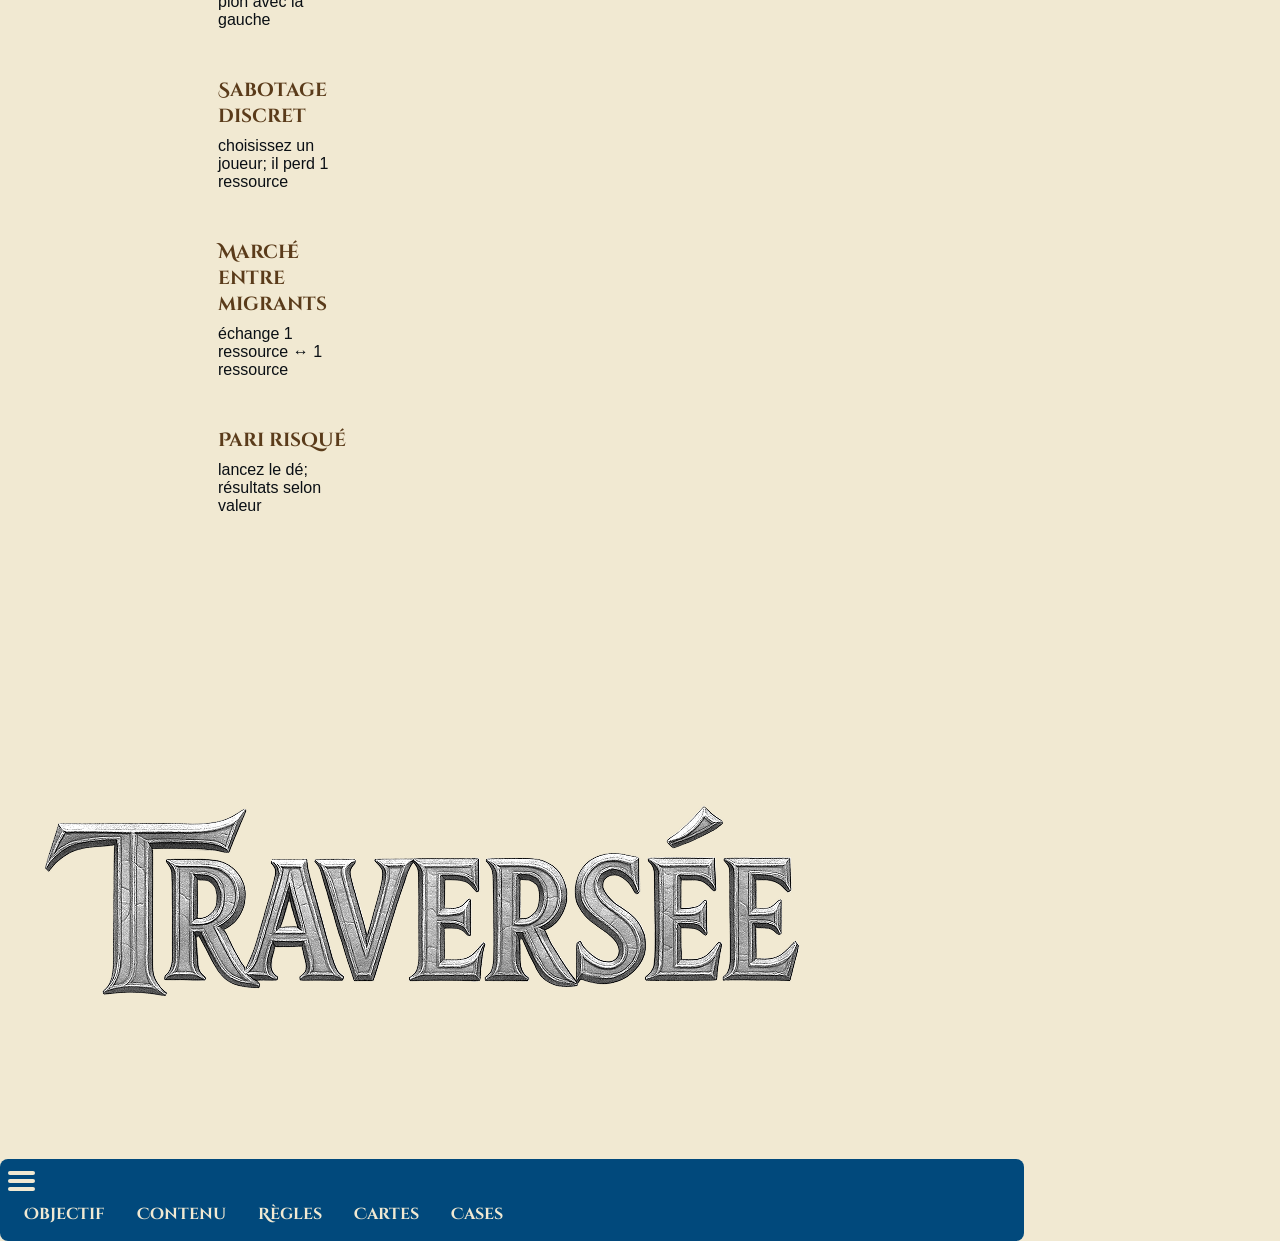
<file: rules/cards.html>
<!DOCTYPE html>
<html lang="fr">
    <head>
        <meta charset="utf-8" />
        <meta name="viewport" content="width=device-width,initial-scale=1" />
        <title>Traversée - Cartes</title>
        <link rel="stylesheet" href="../assets/bases.css" />
        <link rel="stylesheet" href="../rules/css/styles.css" />
        <link rel="stylesheet" href="../rules/css/cards.css" />
    </head>
    <body>
        <header class="site-header">
            <div class="container-img">
                <img src="../assets/img/map.png" alt="Carte du plateau - France à travers les époques" />
            </div>
            <div class="container-text-header">
                <h1>Traversée</h1>
                <p class="lead">Soyez le premier à atteindre la France en rassemblant les ressources nécessaires.</p>
            </div>
        </header>

        <main class="container">
            <article class="rules" id="regles">
                <section class="rules-layout">
                    <div class="rules-content">
                        <section id="cartes">
                            <h2>Cartes</h2>
                            <p>Chaque type de carte possède son propre paquet : <em>Vert</em>, <em>Bleu</em>, <em>Noir</em>, <em>Marron</em>.</p>
                            <div class="cards-grid">
                                <h3>Vertes</h3>
                                <div class="card-type">
                                    <img src="../assets/img/card-verte.png" alt="Carte verte" class="card-type-img" />
                                    <ul>
                                        <li><span>Vol de 2 ressources</span> le joueur ciblé perd 2 ressources</li>
                                        <li><span>Chien de garde agressif</span> reculez de 2 cases</li>
                                        <li><span>Contact local</span> avancez de 2 cases</li>
                                        <li><span>Blessure au pied</span> avancez d'1 case quel que soit le dé</li>
                                        <li>
                                            <span>Aide locale</span>
                                            <div class="icon-img">
                                                gagnez 1
                                                <img
                                                    src="../assets/img/nourriture.svg"
                                                    alt="icon nourriture"
                                                    height="25"
                                                    style="display: inline-block; vertical-align: middle; margin: 0 6px"
                                                />
                                            </div>
                                        </li>
                                        <li>
                                            <span>Usure de chaussures</span>
                                            <div class="icon-img">
                                                payez 1
                                                <img
                                                    src="../assets/img/argent.svg"
                                                    alt="icon argent"
                                                    height="25"
                                                    style="display: inline-block; vertical-align: middle; margin: 0 6px"
                                                />
                                            </div>
                                        </li>
                                    </ul>
                                </div>

                                <h3>Bleues</h3>
                                <div class="card-type">
                                    <img src="../assets/img/card-bleu.png" alt="Carte bleue" class="card-type-img" />
                                    <ul>
                                        <li><span>Passeur honnête</span> avancez de 2 cases</li>
                                        <li>
                                            <span>Passeur malhonnête</span>
                                            <div class="icon-img">
                                                payez 6
                                                <img
                                                    src="../assets/img/argent.svg"
                                                    alt="icon argent"
                                                    height="25"
                                                    style="display: inline-block; vertical-align: middle; margin: 0 6px"
                                                />
                                            </div>
                                        </li>
                                        <li>
                                            <span>Sentier bloqué</span>
                                            <div class="icon-img">
                                                perdez 1 tour ou payez 1
                                                <img
                                                    src="../assets/img/bois.svg"
                                                    alt="icon bois"
                                                    height="25"
                                                    style="display: inline-block; vertical-align: middle; margin: 0 6px"
                                                />
                                            </div>
                                        </li>
                                        <li><span>Courant porteur</span> avancez de 3 cases</li>
                                        <li>
                                            <span>Vague géante</span>
                                            <div class="icon-img">
                                                perdez 1
                                                <img
                                                    src="../assets/img/bois.svg"
                                                    alt="icon bois"
                                                    height="25"
                                                    style="display: inline-block; vertical-align: middle; margin: 0 6px"
                                                />
                                            </div>
                                        </li>
                                        <li>
                                            <span>Pêcheur solidaire</span>
                                            <div class="icon-img">
                                                gagnez 1
                                                <img
                                                    src="../assets/img/nourriture.svg"
                                                    alt="icon nourriture"
                                                    height="25"
                                                    style="display: inline-block; vertical-align: middle; margin: 0 6px"
                                                />
                                            </div>
                                        </li>
                                        <li><span>Mer calme</span> avancez de 2 cases</li>
                                        <li><span>Tempête</span> reculez de 2 cases</li>
                                    </ul>
                                </div>

                                <h3>Noires</h3>
                                <div class="card-type">
                                    <img src="../assets/img/card-noir.png" alt="Carte noire" class="card-type-img" />
                                    <ul>
                                        <li><span>Contrôle d'identité</span> perdez 1 tour; sans papiers → OQTF</li>
                                        <li>
                                            <span>Milice corrompue</span>
                                            <div class="icon-img">
                                                perdez 1 tour et payez 3
                                                <img
                                                    src="../assets/img/argent.svg"
                                                    alt="icon argent"
                                                    height="25"
                                                    style="display: inline-block; vertical-align: middle; margin: 0 6px"
                                                />
                                            </div>
                                        </li>
                                        <li>
                                            <span>Milice (fouille agressive)</span>
                                            <div class="icon-img">
                                                perdez 1 tour, 1
                                                <img
                                                    src="../assets/img/bois.svg"
                                                    alt="icon bois"
                                                    height="25"
                                                    style="display: inline-block; vertical-align: middle; margin: 0 6px"
                                                />
                                                et 1 <img src="../assets/img/nourriture.svg" alt="icon nourriture" height="25" style="display:
                                                inline-block; vertical-align: middle; margin: 0 6px"
                                            </div>
                                        </li>
                                        <li><span>Milice frontalière</span> perdez 1 tour</li>
                                    </ul>
                                </div>

                                <h3>Marron</h3>
                                <div class="card-type">
                                    <img src="../assets/img/card-marron.png" alt="Carte marron" class="card-type-img" />
                                    <ul>
                                        <li><span>Reçois papier identité</span> garde jusqu'au contrôle milice</li>
                                        <li><span>Faux documents</span> 1 - 3 : perdez 1 tour; <br />4 - 6 : avancez de 2 cases</li>
                                        <li><span>Épreuve inattendue</span> lancé de dé pour tous; conséquences</li>
                                        <li><span>Recule d'une case</span></li>
                                        <li>
                                            <div class="icon-img">
                                                <span>Reçois 1</span>
                                                <img
                                                    src="../assets/img/nourriture.svg"
                                                    alt="icon nourriture"
                                                    height="25"
                                                    style="display: inline-block; vertical-align: middle; margin: 0 6px"
                                                />
                                            </div>
                                        </li>

                                        <li>
                                            <span>Énorme famine</span>
                                            <div class="icon-img">
                                                tous donnent 1
                                                <img
                                                    src="../assets/img/nourriture.svg"
                                                    alt="icon nourriture"
                                                    height="25"
                                                    style="display: inline-block; vertical-align: middle; margin: 0 6px"
                                                />
                                            </div>
                                        </li>
                                        <li><span>Croisement de routes</span> échangez votre pion avec la gauche</li>
                                        <li><span>Sabotage discret</span> choisissez un joueur; il perd 1 ressource</li>
                                        <li><span>Marché entre migrants</span> échange 1 ressource ↔ 1 ressource</li>
                                        <li><span>Pari risqué</span> lancez le dé; résultats selon valeur</li>
                                    </ul>
                                </div>
                            </div>
                        </section>
                    </div>
                </section>
            </article>
        </main>

        <div class="logo-menu">
            <a href="/rules"><img src="../assets/img/logo.png" alt="Logo Traversée" class="logo" /></a>
            <nav class="floating-menu" aria-label="Navigation principale">
                <input id="menu-toggle" type="checkbox" aria-hidden="true" />
                <label for="menu-toggle" class="burger" aria-hidden="true">
                    <span></span>
                    <span></span>
                    <span></span>
                </label>
                <div class="menu-items">
                    <ul>
                        <li>
                            <label for="menu-toggle"><a href="./#objectif">Objectif</a></label>
                        </li>
                        <li>
                            <label for="menu-toggle"><a href="./#contenu">Contenu</a></label>
                        </li>
                        <li>
                            <label for="menu-toggle"><a href="./#regles">Règles</a></label>
                        </li>
                        <li>
                            <label for="menu-toggle"><a href="cards.html">Cartes</a></label>
                        </li>
                        <li>
                            <label for="menu-toggle"><a href="cases.html">Cases</a></label>
                        </li>
                    </ul>
                </div>
                <label for="menu-toggle" class="menu-overlay" aria-hidden="true"></label>
            </nav>
        </div>
    </body>
</html>
<script src="menu.js"></script>
</file>
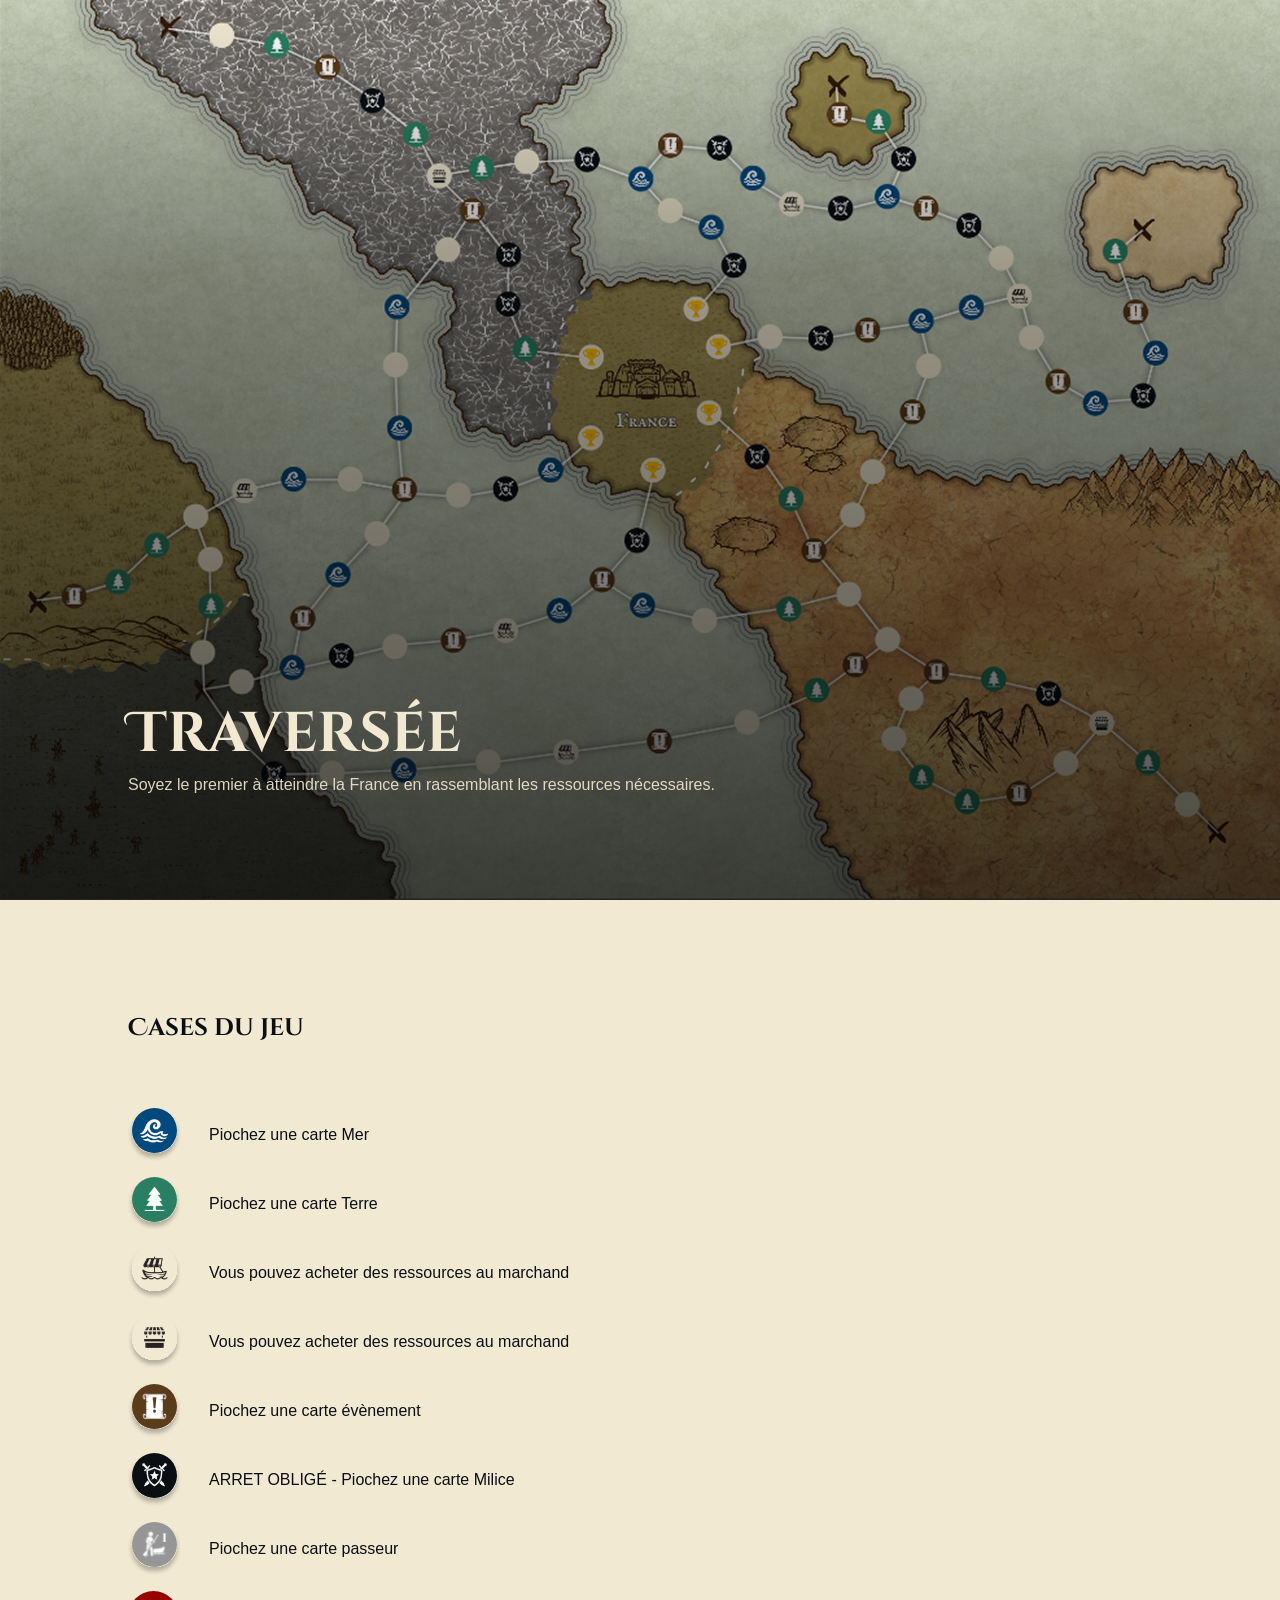
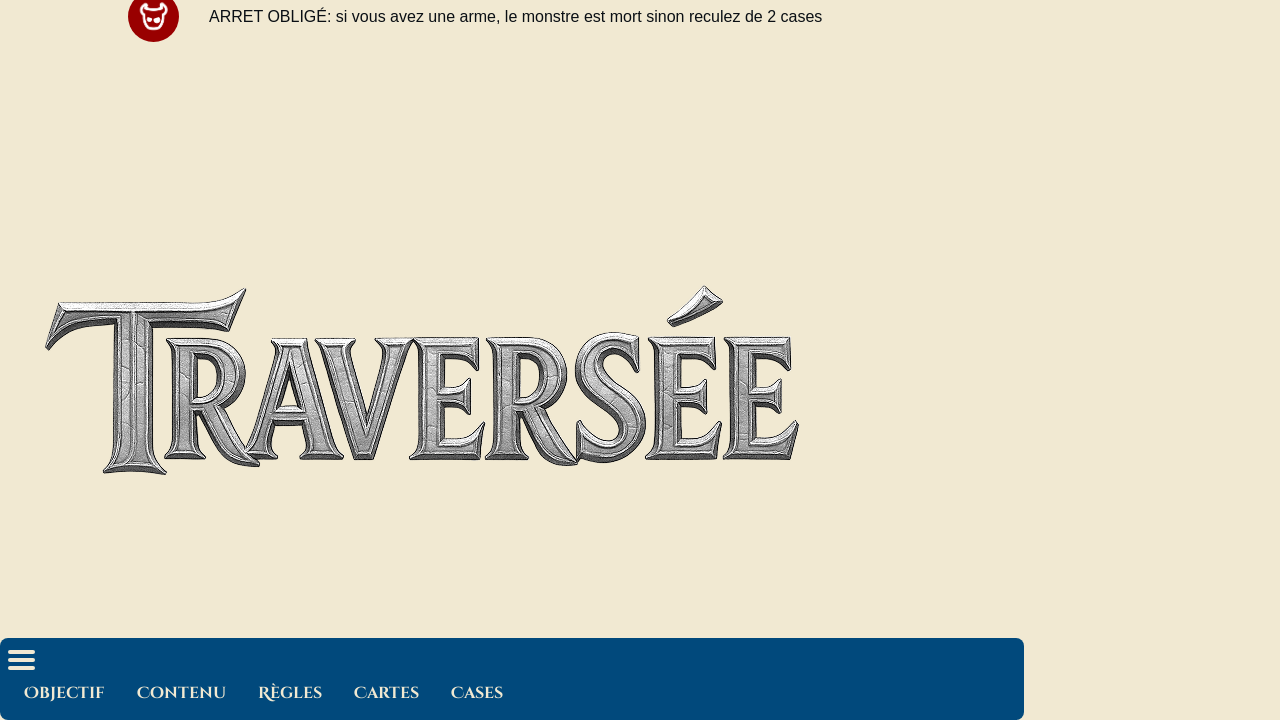
<file: rules/cases.html>
<!DOCTYPE html>
<html lang="fr">
    <head>
        <meta charset="utf-8" />
        <meta name="viewport" content="width=device-width,initial-scale=1" />
        <title>Traversée - Cases</title>
        <link rel="stylesheet" href="../assets/bases.css" />
        <link rel="stylesheet" href="../rules/css/styles.css" />
        <link rel="stylesheet" href="../rules/css/cards.css" />
    </head>
    <body>
        <header class="site-header">
            <div class="container-img">
                <img src="../assets/img/map.png" alt="Carte du plateau - France à travers les époques" />
            </div>
            <div class="container-text-header">
                <h1>Traversée</h1>
                <p class="lead">Soyez le premier à atteindre la France en rassemblant les ressources nécessaires.</p>
            </div>
        </header>

        <main class="container">
            <article class="rules" id="regles">
                <section id="contenu">
                    <h2>Cases du jeu</h2>
                    <div class="container-list">
                        <ul>
                            <li><img src="../assets/img/icon-case-bleu.svg" alt="icon bleu" /><span>Piochez une carte Mer</span></li>
                            <li><img src="../assets/img/icon-case-vert.svg" alt="icon vert" /><span>Piochez une carte Terre</span></li>
                            <li>
                                <img src="../assets/img/icon-case-marchand-eau.svg" alt="icon marchand terre" /><span
                                    >Vous pouvez acheter des ressources au marchand</span
                                >
                            </li>
                            <li>
                                <img src="../assets/img/icon-case-marchand-terre.svg" alt="icon marchand terre" /><span
                                    >Vous pouvez acheter des ressources au marchand</span
                                >
                            </li>
                            <li><img src="../assets/img/case-event.svg" alt="icon evenement" /><span>Piochez une carte évènement</span></li>
                            <li><img src="../assets/img/case-milice.svg" alt="icon milice" /><span>ARRET OBLIGÉ - Piochez une carte Milice</span></li>
                            <li><img src="../assets/img/case-passeur.svg" alt="icon passeur" /><span>Piochez une carte passeur</span></li>
                            <li>
                                <img src="../assets/img/case-monstre.svg" alt="icon monstre" /><span
                                    >ARRET OBLIGÉ: si vous avez une arme, le monstre est mort sinon reculez de 2 cases</span
                                >
                            </li>
                        </ul>
                    </div>
                </section>
            </article>
        </main>

        <div class="logo-menu">
            <a href="/rules"><img src="../assets/img/logo.png" alt="Logo Traversée" class="logo" /></a>
            <nav class="floating-menu" aria-label="Navigation principale">
                <input id="menu-toggle" type="checkbox" aria-hidden="true" />
                <label for="menu-toggle" class="burger" aria-hidden="true">
                    <span></span>
                    <span></span>
                    <span></span>
                </label>
                <div class="menu-items">
                    <ul>
                        <li>
                            <label for="menu-toggle"><a href="#objectif">Objectif</a></label>
                        </li>
                        <li>
                            <label for="menu-toggle"><a href="#contenu">Contenu</a></label>
                        </li>
                        <li>
                            <label for="menu-toggle"><a href="#regles">Règles</a></label>
                        </li>
                        <li>
                            <label for="menu-toggle"><a href="cards.html">Cartes</a></label>
                        </li>
                        <li>
                            <label for="menu-toggle"><a href="cases.html">Cases</a></label>
                        </li>
                    </ul>
                </div>
                <label for="menu-toggle" class="menu-overlay" aria-hidden="true"></label>
            </nav>
        </div>
    </body>
</html>
<script src="menu.js"></script>
</file>
<file: assets/bases.css>
:root {
    --bleu: #01497c;
    --vert: #2a7f62;
    --marron: #5a3b1a;
    --noir: #0a0f14;
    --creme: #f1e9d2;
    --blanc: #fdfcfa;
    --orange: #d97d3c;
    --rouge: #a63d3d;
    --vert-light: #e9f2ef;
    --orange-light: #fbf2eb;
    --rouge-light: #f6ebeb;
}
@import url("https://fonts.googleapis.com/css2?family=Cinzel+Decorative:wght@400;700;900&display=swap");
@font-face {
    font-family: "Cinzel Decorative";
    src: local("Cinzel Decorative"), local("CinzelDecorative-Regular"), url("/assets/fonts/CinzelDecorative-Regular.ttf") format("truetype");
    font-weight: 400;
    font-style: normal;
    font-display: swap;
}
@font-face {
    font-family: "Cinzel Decorative";
    src: local("Cinzel Decorative Bold"), local("CinzelDecorative-Bold"), url("/assets/fonts/CinzelDecorative-Bold.ttf") format("truetype");
    font-weight: 700;
    font-style: normal;
    font-display: swap;
}
@font-face {
    font-family: "Cinzel Decorative";
    src: local("Cinzel Decorative Black"), local("CinzelDecorative-Black"), url("/assets/fonts/CinzelDecorative-Black.ttf") format("truetype");
    font-weight: 900;
    font-style: normal;
    font-display: swap;
}

* {
    box-sizing: border-box;
    transition: transform 0.5s ease;
}

body {
    font-family: helvetica;
    background: var(--creme);
    color: var(--noir);
    margin: 0;
    padding: 0;
    position: relative;
}

h1,
.h1,
h2,
.h2,
h3,
.h3,
h4,
.h4 {
    font-family: "Cinzel Decorative";
}

.container {
    max-width: 80vw;
    margin: 0 auto;
}

:target {
    scroll-margin-top: 7rem;
}

ul {
    list-style: none;
    margin: 0;
    padding: 0;
}

button {
    padding: 0;
    border: none;
    background: none;
    border-radius: 8px;
}
</file>
<file: quiz/css/quiz.css>
#page-play {
    background-color: var(--blanc);
    padding: 3rem 0;

    &:not(.question-block) {
        background-image: url("../../assets/img/bg-top.svg"), url("../../assets/img/bg-bottom.svg");
        background-size: cover;
        background-position: top left, bottom right;
        min-height: 100vh;
        background-repeat: no-repeat;
    }

    & .quiz-wrap {
        height: calc(100vh - 6rem);
    }

    & .container {
        max-width: 70%;
    }

    & .header-question,
    & #question-text {
        background-color: var(--blanc);
        color: var(--marron);
        box-shadow: 0px 2px 24px rgba(0, 0, 0, 0.15);
        padding: 0.5rem 0;
        display: flex;
        align-items: center;
        justify-content: center;
        text-align: center;
    }

    & #level-chooser {
        & .levels {
            display: flex;
            flex-direction: column;
            gap: 1rem;
            margin-top: 4rem;

            & .level-btn {
                text-transform: uppercase;
                border: 5px solid var(--creme);
                border-radius: 20px;
                padding: 0.5rem 1rem;
                font-size: 1.05em;
                font-weight: 700;
                height: 60px;
                display: flex;
                align-items: center;

                &.level-facile {
                    color: var(--vert);
                }

                &.level-intermediaire {
                    color: var(--orange);
                }

                &.level-expert {
                    color: var(--rouge);
                }
            }
        }
    }

    .choices {
        display: grid;
        gap: 0.6rem;
        margin-top: 3rem;

        & .choice {
            text-transform: uppercase;
            border: 5px solid var(--creme);
            border-radius: 20px;
            padding: 0.5rem 1rem;
            font-size: 1.05em;
            font-weight: 700;
            height: 60px;
            display: flex;
            align-items: center;
            color: var(--marron);
        }
    }

    & #question-area,
    & .choices-container {
        height: 100%;
    }

    & .choices-container {
        &.facile {
            background-color: var(--vert-light);
            border-top: 21px solid var(--vert);
        }

        &.intermediaire {
            background-color: var(--orange-light);
            border-top: 21px solid var(--orange);
        }

        &.expert {
            background-color: var(--rouge-light);
            border-top: 21px solid var(--rouge);
        }
    }

    .quiz-header {
        display: flex;
        align-items: center;
        justify-content: space-between;
        gap: 1rem;
    }

    .choice {
        padding: 0.7rem 1rem;
        border-radius: 8px;
        border: 2px solid transparent;
        background: #f3f6f6;
        cursor: pointer;
    }
    .choice:hover {
        transform: translateY(-2px);
    }
    .choice.correct {
        outline: 3px solid var(--success);
        border-color: var(--success);
        background: #ecf9f0;
    }
    .choice.wrong {
        outline: 3px solid var(--danger);
        border-color: var(--danger);
        background: #fbeaea;
    }
    .text-answer {
        margin-top: 0.8rem;
        display: flex;
        gap: 0.5rem;
    }
    .text-answer input {
        flex: 1;
        padding: 0.6rem;
        border-radius: 6px;
        border: 1px solid #ddd;
    }
    .cards-grid {
        display: grid;
        grid-template-columns: repeat(auto-fit, minmax(200px, 1fr));
        gap: 1rem;
    }
    .card-type {
        padding: 0.6rem;
        border-radius: 8px;
        background: #fff;
        border: 1px solid #eee;
    }
    .card-type-img {
        width: 40px;
        height: 40px;
        display: block;
        margin-bottom: 0.5rem;
    }
    .muted {
        color: #666;
    }
    .btn {
        display: inline-block;
        padding: 0.6rem 1rem;
        background: var(--accent);
        color: #fff;
        border-radius: 6px;
        text-decoration: none;
    }
}

#correct-answer {
    text-transform: uppercase;
    border: 5px solid var(--vert);
    border-radius: 20px;
    padding: 0.5rem 1rem;
    font-size: 1.05em;
    font-weight: 700;
    height: 60px;
    display: flex;
    align-items: center;
    justify-content: center;
}
</file>
<file: rules/css/styles.css>
.floating-menu {
    width: 80vw;
    background: var(--bleu);
    border-radius: 8px;
    padding: 0.5rem;

    & ul {
        display: flex;
        justify-content: center;

        & a {
            display: block;
            padding: 0.5rem 1rem;
            color: var(--creme);
            text-decoration: none;
            font-family: "Cinzel Decorative";
            font-weight: 700;
        }
    }

    & input[type="checkbox"] {
        display: none;
    }

    & .burger {
        display: block;
        position: relative;
        z-index: 100;
        cursor: pointer;

        & span {
            display: block;
            width: 27px;
            height: 4px;
            background: var(--creme);
            margin: 4px 0;
            border-radius: 2px;
        }
    }

    & .menu-items {
        display: flex;
    }

    & .menu-overlay {
        display: none;
    }
}

.container-list {
    & ul {
        display: flex;
        flex-direction: column;
        gap: 1rem;
        margin-top: 4rem;

        & li {
            display: grid;
            grid-template-columns: 65px 1fr;
            gap: 1rem;
            align-items: center;
        }

        &.carte-list {
            display: grid;
            grid-template-columns: 1fr 1fr;
            gap: 2rem;

            & li {
                grid-template-columns: 1fr;
            }
        }
    }
}

.container-icon-list {
    display: flex !important;
    flex-direction: column !important;
    padding: 2rem 1rem 1rem;

    & li {
        flex-direction: row !important;
        gap: 0.5rem !important;
        padding: 0 !important;
        align-items: center !important;
    }
}

.site-header {
    position: relative;

    & .container-text-header {
        position: absolute;
        bottom: 10%;
        left: 10%;
        z-index: 3;
        color: var(--creme);

        & .lead {
            opacity: 0.9;
            margin-top: 0.25rem;
        }

        & h1 {
            margin: 0;
            font-size: 3.5rem;
        }
    }

    & .container-img {
        height: 100vh;
        width: 100%;
        overflow: hidden;
        display: block;
        position: relative;

        & img {
            width: 100%;
            height: 100%;
            object-fit: cover;
            display: block;
            position: relative;
            z-index: 0;
        }

        &::after {
            content: "";
            position: absolute;
            left: 0;
            right: 0;
            bottom: 0;
            top: 0;
            z-index: 1;
            pointer-events: none;
            background: linear-gradient(to top, rgba(0, 0, 0, 0.7) 0%, rgba(0, 0, 0, 0.35) 70%, rgba(0, 0, 0, 0) 100%);
        }
    }
}

.rules {
    margin: 7rem 0;

    & h2 {
        margin-top: 0;
    }

    & .rules-layout {
        display: grid;
        grid-template-columns: 220px 1fr;
        gap: 3rem;
        margin-top: 1rem;

        & .rules-nav {
            background: transparent;
            padding: 0.5rem;

            & a {
                display: block;
                padding: 0.45rem 0.5rem;
                border-left: 3px solid transparent;
                color: var(--noir);

                text-decoration: none;
            }
        }

        .rules-nav {
            align-self: start;
            position: sticky;
            top: 7rem;
            background-color: var(--bleu);
            border-radius: 8px;
            padding: 0.5rem;

            & a {
                color: var(--creme);
                font-family: "Cinzel Decorative";
                font-weight: 700;
            }
        }

        & .rules-content {
            & ul {
                display: grid;
                grid-template-columns: 1fr 1fr;
                gap: 1rem;

                & li {
                    display: flex;
                    flex-direction: column;
                    gap: 1rem;
                    background-color: var(--bleu);
                    color: var(--creme);
                    padding: 1rem;
                    border-radius: 1rem;
                    list-style: none;

                    &.icon-img {
                        display: revert !important;

                        & img {
                            max-height: 25px;
                            max-width: min-content;
                        }
                    }

                    & .numbers {
                        background-color: var(--creme);
                        color: var(--bleu);
                        padding: 1rem;
                        border-radius: 0.5rem;
                        font-family: "Cinzel Decorative";
                        font-weight: 700;
                        font-size: 2rem;
                    }

                    & span {
                        padding: 0 0.5rem;
                    }
                }
            }

            & h3 {
                margin-top: 3rem;
            }
        }
    }
}

.icon-img {
    display: revert !important;

    & img {
        max-height: 25px;
        max-width: min-content;
    }
}

.resources {
    display: flex;
    gap: 1rem;
    align-items: stretch;
    margin-top: 1rem;
    flex-wrap: wrap;

    & .resource {
        flex: 1 1 calc(33% - 1rem);
        margin-bottom: 3rem;
        min-width: 200px;
        box-sizing: border-box;

        & ul.ressource-list {
            display: flex;
            flex-direction: column;

            & li {
                background-color: var(--marron);
            }
        }

        & .res-icon {
            width: 48px;
            height: 48px;
            display: block;
            margin-bottom: 0.5rem;
        }

        & h3 {
            margin: 0.25rem 0 0.5rem;
            font-family: "Cinzel Decorative";
        }
    }
}

@media (max-width: 800px) {
    .container {
        max-width: 90vw;
        margin: 0 auto;
    }

    .toc {
        display: none;
    }

    .rules {
        margin: 4rem 0;
        display: flex;
        flex-direction: column;
        gap: 3rem;

        & .rules-layout {
            grid-template-columns: 1fr;
            gap: 0.5rem;

            & .rules-content {
                display: flex;
                flex-direction: column;
                gap: 3rem;
            }
        }

        & .rules-nav {
            display: none;
        }

        & h2 {
            margin-top: 0;
            color: var(--vert);
            font-size: 2rem;
            font-weight: 700;
        }
    }

    .logo-menu {
        position: fixed;
        top: 1rem;
        left: 1rem;
        z-index: 70;
        display: flex;
        justify-content: space-between;
        background: var(--bleu);
        border-radius: 0.5rem;
        padding-left: 1rem;
        width: 90%;

        & .logo {
            height: 40px;
            margin-top: 2px;
        }

        .floating-menu {
            display: flex;
            width: min-content;
            border-radius: 50%;

            & input[type="checkbox"] {
                display: none;
            }

            & .burger {
                display: block;
            }

            & .menu-items {
                position: fixed;
                top: 0;
                right: 0;
                height: 100vh;
                width: 100vw;
                background: var(--bleu);
                transform: translateX(100%);
                display: flex;
                flex-direction: column;
                padding: 4rem 1rem 1rem 1rem;
                z-index: 60;

                & ul {
                    display: flex;
                    flex-direction: column;
                    gap: 0.25rem;
                }

                & label {
                    display: block;
                }
                & label a {
                    color: var(--creme);
                    padding: 0.75rem 1rem;
                    text-decoration: none;
                    display: block;
                }
            }

            & .menu-overlay {
                display: none;
                position: fixed;
                inset: 0;
                background: rgba(0, 0, 0, 0.3);
                z-index: 55;
            }

            & input[type="checkbox"]:checked + .burger + .menu-items {
                transform: translateX(0);
            }
            & input[type="checkbox"]:checked + .burger + .menu-items + .menu-overlay {
                display: block;
            }
        }
    }

    .container-img {
        height: 50vh;
    }
}
</file>
<file: rules/css/cards.css>
.rules-content {
    & .card-type {
        display: grid;
        grid-template-columns: 30% auto;
        gap: 0.5rem;
        margin-bottom: 2rem;

        & img {
            width: 100%;
            height: auto;
        }

        & ul {
            display: flex !important;
            flex-direction: column;

            & li {
                background-color: revert !important;
                color: var(--noir) !important;
                display: flex !important;
                gap: 0.5rem !important;

                & span {
                    font-family: "Cinzel Decorative";
                    font-size: 1.2rem;
                    font-weight: 700;
                    color: var(--marron);
                    padding: 0 !important;
                }
            }
        }
    }
}
</file>
